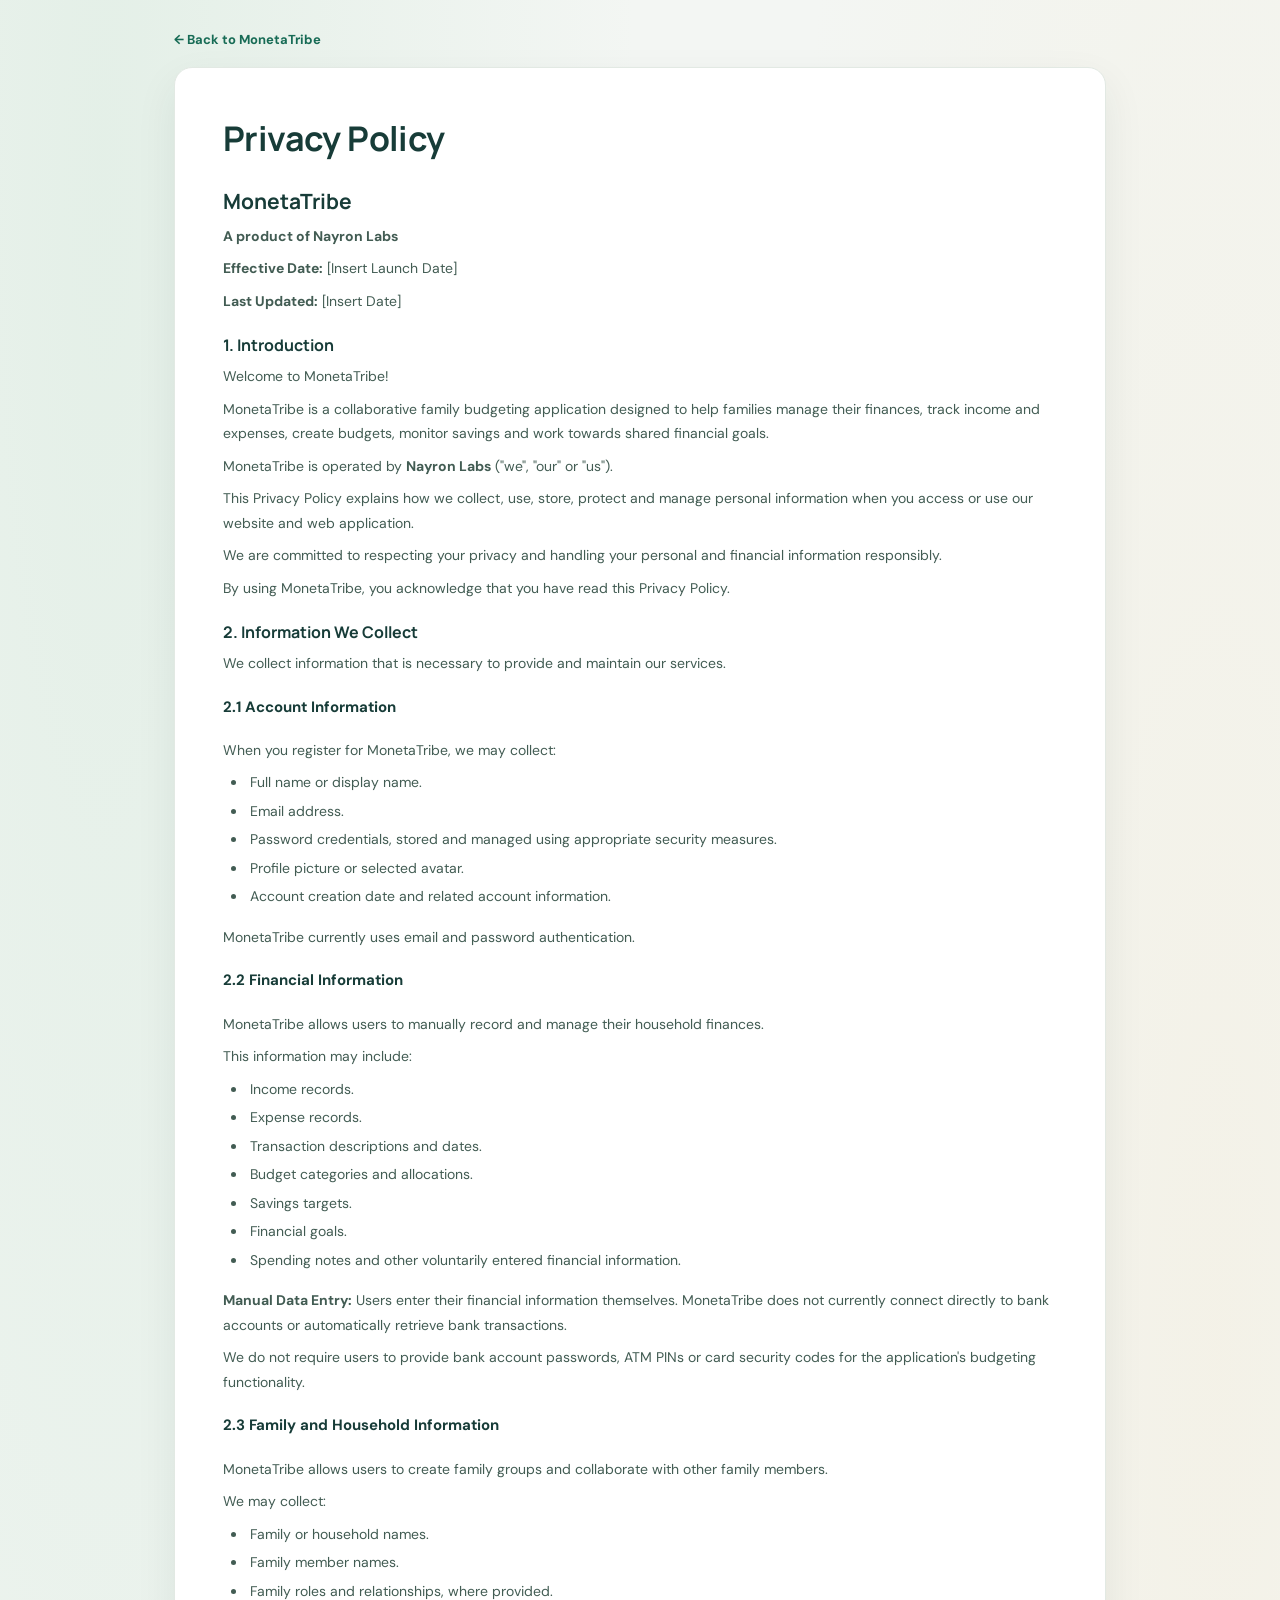
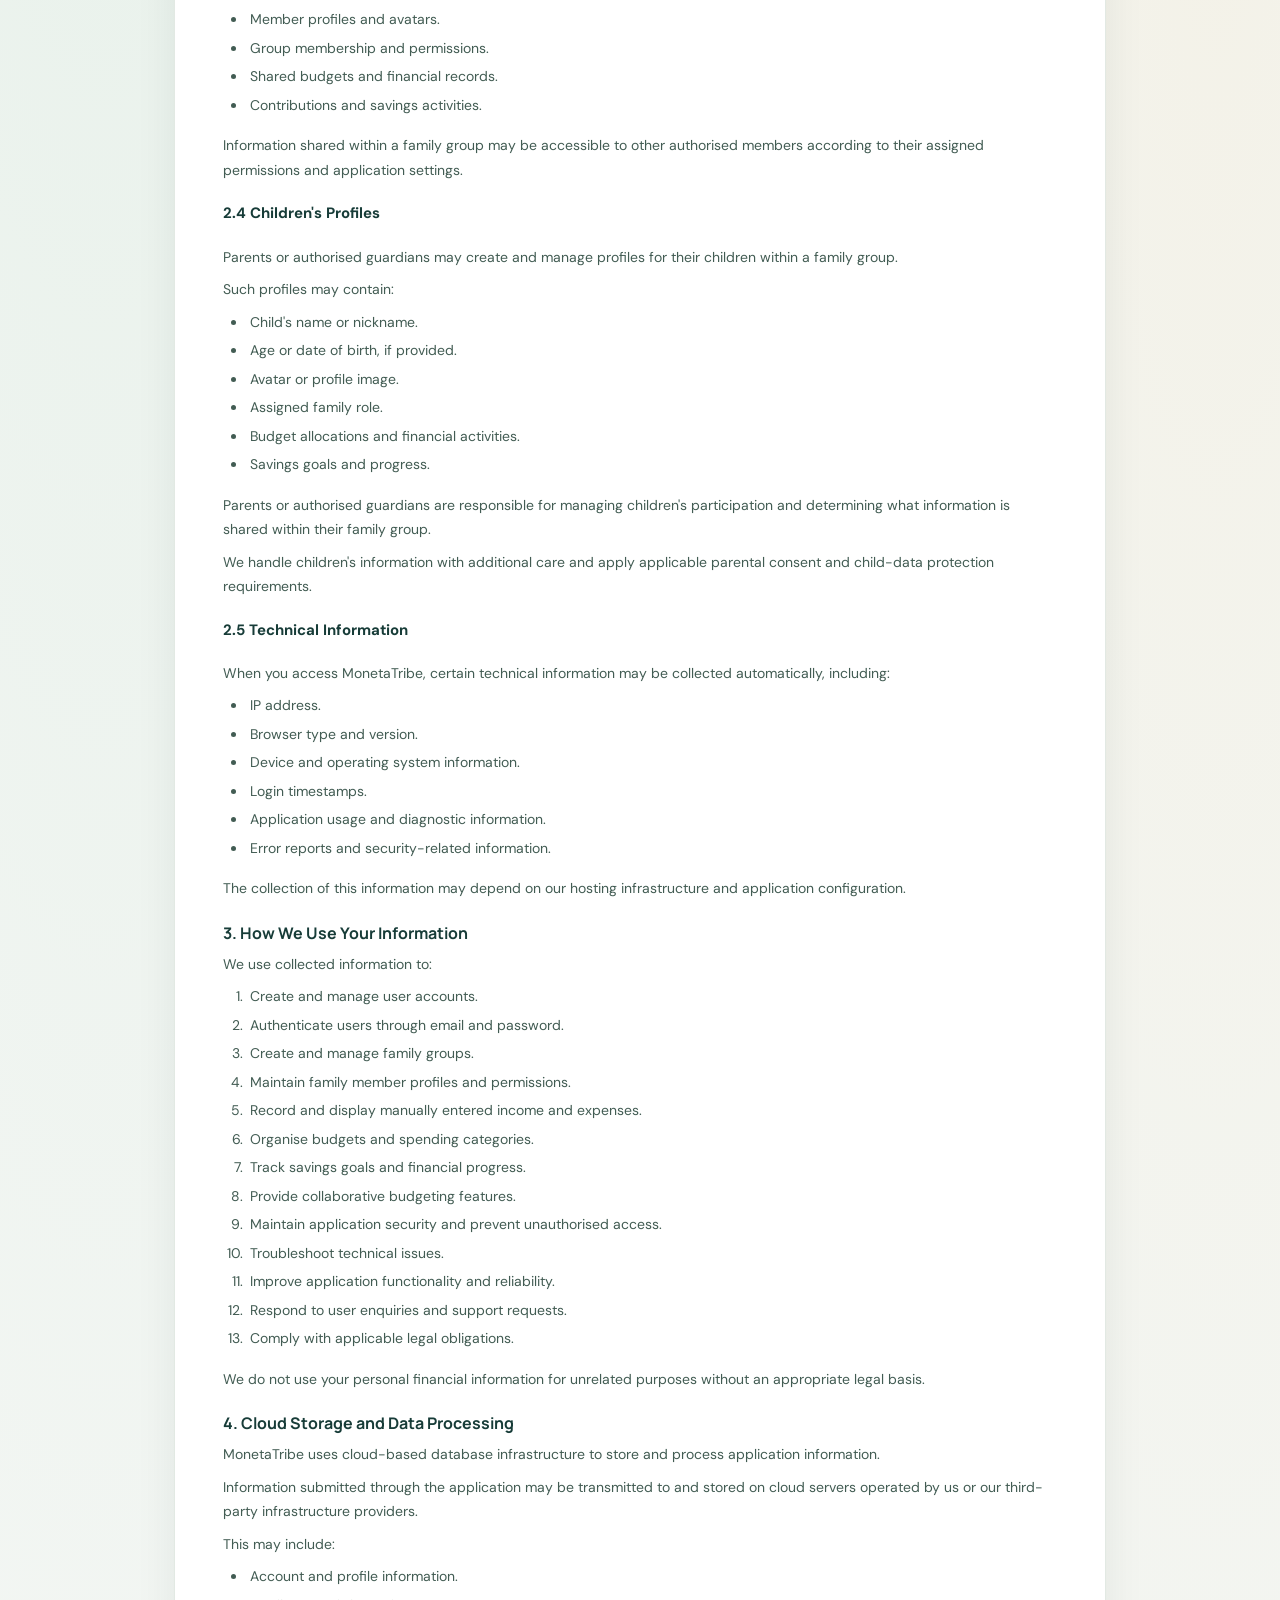
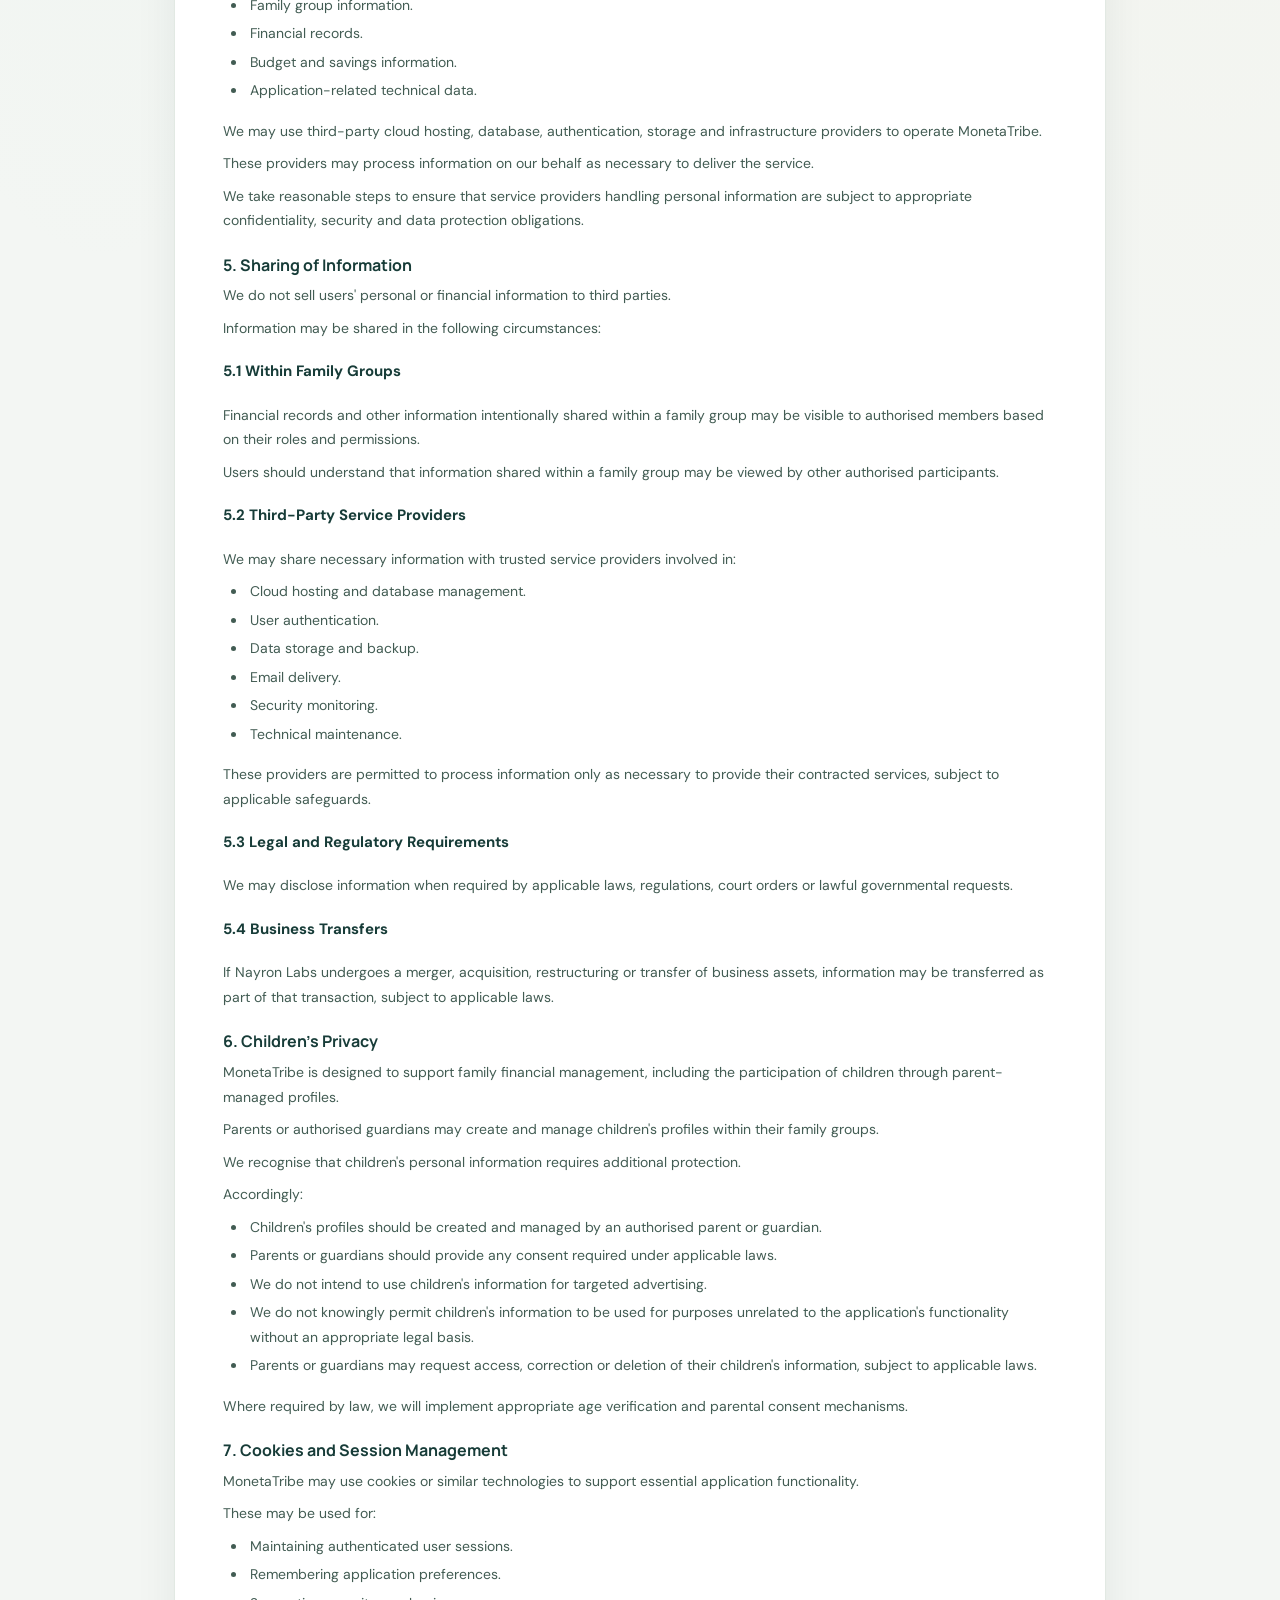
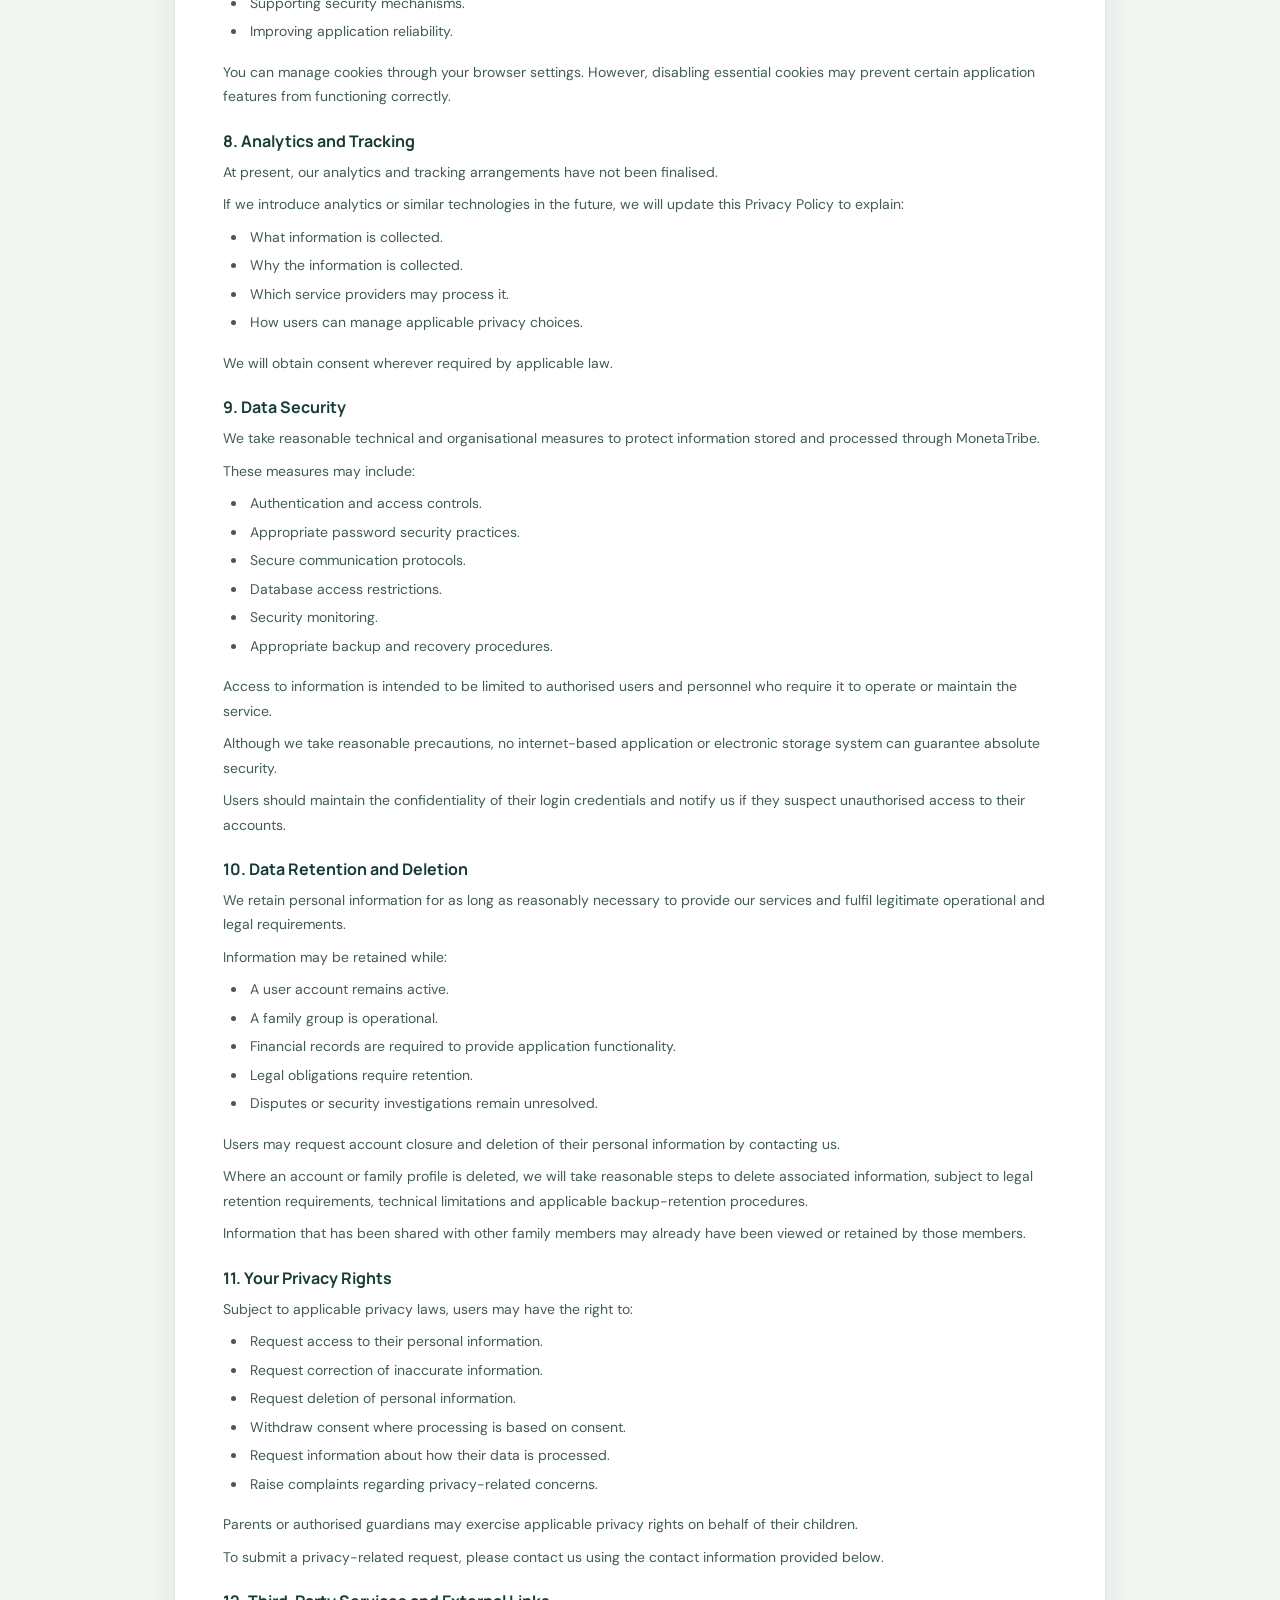
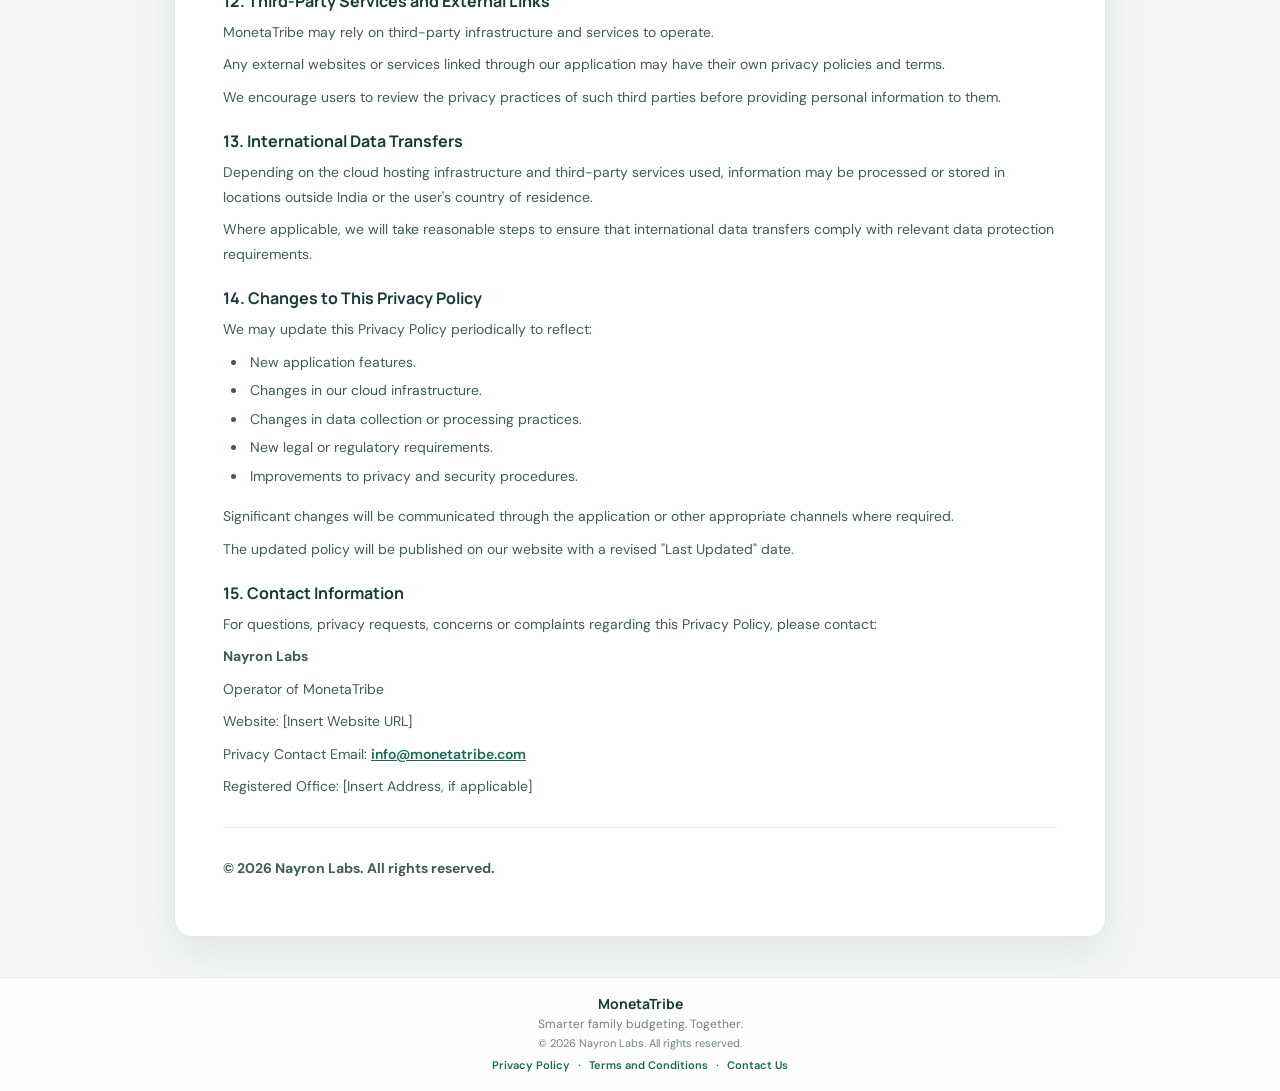
<file: privacy-policy.html>
<!DOCTYPE html>
<html lang="en">
<head>
    <meta charset="UTF-8">
    <meta name="viewport" content="width=device-width, initial-scale=1.0">
    <meta name="theme-color" content="#f7f8f4">
    <title>Privacy Policy | MonetaTribe</title>
    <link rel="icon" type="image/png" href="monetatribe-mark.png">
    <link rel="stylesheet" href="style.css">
</head>
<body class="legal-page-body">
<main class="legal-page">
    <nav class="legal-back-nav"><a href="index.html">← Back to MonetaTribe</a></nav>
    <article class="legal-content">
<h1>Privacy Policy</h1>
<h2>MonetaTribe</h2>
<p><strong>A product of Nayron Labs</strong></p>
<p><strong>Effective Date:</strong> [Insert Launch Date]</p>
<p><strong>Last Updated:</strong> [Insert Date]</p>
<h3>1. Introduction</h3>
<p>Welcome to MonetaTribe!</p>
<p>MonetaTribe is a collaborative family budgeting application designed to help families manage their finances, track income and expenses, create budgets, monitor savings and work towards shared financial goals.</p>
<p>MonetaTribe is operated by <strong>Nayron Labs</strong> (&quot;we&quot;, &quot;our&quot; or &quot;us&quot;).</p>
<p>This Privacy Policy explains how we collect, use, store, protect and manage personal information when you access or use our website and web application.</p>
<p>We are committed to respecting your privacy and handling your personal and financial information responsibly.</p>
<p>By using MonetaTribe, you acknowledge that you have read this Privacy Policy.</p>
<h3>2. Information We Collect</h3>
<p>We collect information that is necessary to provide and maintain our services.</p>
<h4>2.1 Account Information</h4>
<p>When you register for MonetaTribe, we may collect:</p>
<ul>
<li>Full name or display name.</li>
<li>Email address.</li>
<li>Password credentials, stored and managed using appropriate security measures.</li>
<li>Profile picture or selected avatar.</li>
<li>Account creation date and related account information.</li>
</ul>
<p>MonetaTribe currently uses email and password authentication.</p>
<h4>2.2 Financial Information</h4>
<p>MonetaTribe allows users to manually record and manage their household finances.</p>
<p>This information may include:</p>
<ul>
<li>Income records.</li>
<li>Expense records.</li>
<li>Transaction descriptions and dates.</li>
<li>Budget categories and allocations.</li>
<li>Savings targets.</li>
<li>Financial goals.</li>
<li>Spending notes and other voluntarily entered financial information.</li>
</ul>
<p><strong>Manual Data Entry:</strong> Users enter their financial information themselves. MonetaTribe does not currently connect directly to bank accounts or automatically retrieve bank transactions.</p>
<p>We do not require users to provide bank account passwords, ATM PINs or card security codes for the application&#39;s budgeting functionality.</p>
<h4>2.3 Family and Household Information</h4>
<p>MonetaTribe allows users to create family groups and collaborate with other family members.</p>
<p>We may collect:</p>
<ul>
<li>Family or household names.</li>
<li>Family member names.</li>
<li>Family roles and relationships, where provided.</li>
<li>Member profiles and avatars.</li>
<li>Group membership and permissions.</li>
<li>Shared budgets and financial records.</li>
<li>Contributions and savings activities.</li>
</ul>
<p>Information shared within a family group may be accessible to other authorised members according to their assigned permissions and application settings.</p>
<h4>2.4 Children&#39;s Profiles</h4>
<p>Parents or authorised guardians may create and manage profiles for their children within a family group.</p>
<p>Such profiles may contain:</p>
<ul>
<li>Child&#39;s name or nickname.</li>
<li>Age or date of birth, if provided.</li>
<li>Avatar or profile image.</li>
<li>Assigned family role.</li>
<li>Budget allocations and financial activities.</li>
<li>Savings goals and progress.</li>
</ul>
<p>Parents or authorised guardians are responsible for managing children&#39;s participation and determining what information is shared within their family group.</p>
<p>We handle children&#39;s information with additional care and apply applicable parental consent and child-data protection requirements.</p>
<h4>2.5 Technical Information</h4>
<p>When you access MonetaTribe, certain technical information may be collected automatically, including:</p>
<ul>
<li>IP address.</li>
<li>Browser type and version.</li>
<li>Device and operating system information.</li>
<li>Login timestamps.</li>
<li>Application usage and diagnostic information.</li>
<li>Error reports and security-related information.</li>
</ul>
<p>The collection of this information may depend on our hosting infrastructure and application configuration.</p>
<h3>3. How We Use Your Information</h3>
<p>We use collected information to:</p>
<ol>
<li>Create and manage user accounts.</li>
<li>Authenticate users through email and password.</li>
<li>Create and manage family groups.</li>
<li>Maintain family member profiles and permissions.</li>
<li>Record and display manually entered income and expenses.</li>
<li>Organise budgets and spending categories.</li>
<li>Track savings goals and financial progress.</li>
<li>Provide collaborative budgeting features.</li>
<li>Maintain application security and prevent unauthorised access.</li>
<li>Troubleshoot technical issues.</li>
<li>Improve application functionality and reliability.</li>
<li>Respond to user enquiries and support requests.</li>
<li>Comply with applicable legal obligations.</li>
</ol>
<p>We do not use your personal financial information for unrelated purposes without an appropriate legal basis.</p>
<h3>4. Cloud Storage and Data Processing</h3>
<p>MonetaTribe uses cloud-based database infrastructure to store and process application information.</p>
<p>Information submitted through the application may be transmitted to and stored on cloud servers operated by us or our third-party infrastructure providers.</p>
<p>This may include:</p>
<ul>
<li>Account and profile information.</li>
<li>Family group information.</li>
<li>Financial records.</li>
<li>Budget and savings information.</li>
<li>Application-related technical data.</li>
</ul>
<p>We may use third-party cloud hosting, database, authentication, storage and infrastructure providers to operate MonetaTribe.</p>
<p>These providers may process information on our behalf as necessary to deliver the service.</p>
<p>We take reasonable steps to ensure that service providers handling personal information are subject to appropriate confidentiality, security and data protection obligations.</p>
<h3>5. Sharing of Information</h3>
<p>We do not sell users&#39; personal or financial information to third parties.</p>
<p>Information may be shared in the following circumstances:</p>
<h4>5.1 Within Family Groups</h4>
<p>Financial records and other information intentionally shared within a family group may be visible to authorised members based on their roles and permissions.</p>
<p>Users should understand that information shared within a family group may be viewed by other authorised participants.</p>
<h4>5.2 Third-Party Service Providers</h4>
<p>We may share necessary information with trusted service providers involved in:</p>
<ul>
<li>Cloud hosting and database management.</li>
<li>User authentication.</li>
<li>Data storage and backup.</li>
<li>Email delivery.</li>
<li>Security monitoring.</li>
<li>Technical maintenance.</li>
</ul>
<p>These providers are permitted to process information only as necessary to provide their contracted services, subject to applicable safeguards.</p>
<h4>5.3 Legal and Regulatory Requirements</h4>
<p>We may disclose information when required by applicable laws, regulations, court orders or lawful governmental requests.</p>
<h4>5.4 Business Transfers</h4>
<p>If Nayron Labs undergoes a merger, acquisition, restructuring or transfer of business assets, information may be transferred as part of that transaction, subject to applicable laws.</p>
<h3>6. Children&#39;s Privacy</h3>
<p>MonetaTribe is designed to support family financial management, including the participation of children through parent-managed profiles.</p>
<p>Parents or authorised guardians may create and manage children&#39;s profiles within their family groups.</p>
<p>We recognise that children&#39;s personal information requires additional protection.</p>
<p>Accordingly:</p>
<ul>
<li>Children&#39;s profiles should be created and managed by an authorised parent or guardian.</li>
<li>Parents or guardians should provide any consent required under applicable laws.</li>
<li>We do not intend to use children&#39;s information for targeted advertising.</li>
<li>We do not knowingly permit children&#39;s information to be used for purposes unrelated to the application&#39;s functionality without an appropriate legal basis.</li>
<li>Parents or guardians may request access, correction or deletion of their children&#39;s information, subject to applicable laws.</li>
</ul>
<p>Where required by law, we will implement appropriate age verification and parental consent mechanisms.</p>
<h3>7. Cookies and Session Management</h3>
<p>MonetaTribe may use cookies or similar technologies to support essential application functionality.</p>
<p>These may be used for:</p>
<ul>
<li>Maintaining authenticated user sessions.</li>
<li>Remembering application preferences.</li>
<li>Supporting security mechanisms.</li>
<li>Improving application reliability.</li>
</ul>
<p>You can manage cookies through your browser settings. However, disabling essential cookies may prevent certain application features from functioning correctly.</p>
<h3>8. Analytics and Tracking</h3>
<p>At present, our analytics and tracking arrangements have not been finalised.</p>
<p>If we introduce analytics or similar technologies in the future, we will update this Privacy Policy to explain:</p>
<ul>
<li>What information is collected.</li>
<li>Why the information is collected.</li>
<li>Which service providers may process it.</li>
<li>How users can manage applicable privacy choices.</li>
</ul>
<p>We will obtain consent wherever required by applicable law.</p>
<h3>9. Data Security</h3>
<p>We take reasonable technical and organisational measures to protect information stored and processed through MonetaTribe.</p>
<p>These measures may include:</p>
<ul>
<li>Authentication and access controls.</li>
<li>Appropriate password security practices.</li>
<li>Secure communication protocols.</li>
<li>Database access restrictions.</li>
<li>Security monitoring.</li>
<li>Appropriate backup and recovery procedures.</li>
</ul>
<p>Access to information is intended to be limited to authorised users and personnel who require it to operate or maintain the service.</p>
<p>Although we take reasonable precautions, no internet-based application or electronic storage system can guarantee absolute security.</p>
<p>Users should maintain the confidentiality of their login credentials and notify us if they suspect unauthorised access to their accounts.</p>
<h3>10. Data Retention and Deletion</h3>
<p>We retain personal information for as long as reasonably necessary to provide our services and fulfil legitimate operational and legal requirements.</p>
<p>Information may be retained while:</p>
<ul>
<li>A user account remains active.</li>
<li>A family group is operational.</li>
<li>Financial records are required to provide application functionality.</li>
<li>Legal obligations require retention.</li>
<li>Disputes or security investigations remain unresolved.</li>
</ul>
<p>Users may request account closure and deletion of their personal information by contacting us.</p>
<p>Where an account or family profile is deleted, we will take reasonable steps to delete associated information, subject to legal retention requirements, technical limitations and applicable backup-retention procedures.</p>
<p>Information that has been shared with other family members may already have been viewed or retained by those members.</p>
<h3>11. Your Privacy Rights</h3>
<p>Subject to applicable privacy laws, users may have the right to:</p>
<ul>
<li>Request access to their personal information.</li>
<li>Request correction of inaccurate information.</li>
<li>Request deletion of personal information.</li>
<li>Withdraw consent where processing is based on consent.</li>
<li>Request information about how their data is processed.</li>
<li>Raise complaints regarding privacy-related concerns.</li>
</ul>
<p>Parents or authorised guardians may exercise applicable privacy rights on behalf of their children.</p>
<p>To submit a privacy-related request, please contact us using the contact information provided below.</p>
<h3>12. Third-Party Services and External Links</h3>
<p>MonetaTribe may rely on third-party infrastructure and services to operate.</p>
<p>Any external websites or services linked through our application may have their own privacy policies and terms.</p>
<p>We encourage users to review the privacy practices of such third parties before providing personal information to them.</p>
<h3>13. International Data Transfers</h3>
<p>Depending on the cloud hosting infrastructure and third-party services used, information may be processed or stored in locations outside India or the user&#39;s country of residence.</p>
<p>Where applicable, we will take reasonable steps to ensure that international data transfers comply with relevant data protection requirements.</p>
<h3>14. Changes to This Privacy Policy</h3>
<p>We may update this Privacy Policy periodically to reflect:</p>
<ul>
<li>New application features.</li>
<li>Changes in our cloud infrastructure.</li>
<li>Changes in data collection or processing practices.</li>
<li>New legal or regulatory requirements.</li>
<li>Improvements to privacy and security procedures.</li>
</ul>
<p>Significant changes will be communicated through the application or other appropriate channels where required.</p>
<p>The updated policy will be published on our website with a revised &quot;Last Updated&quot; date.</p>
<h3>15. Contact Information</h3>
<p>For questions, privacy requests, concerns or complaints regarding this Privacy Policy, please contact:</p>
<p><strong>Nayron Labs</strong></p>
<p>Operator of MonetaTribe</p>
<p>Website: [Insert Website URL]</p>
<p>Privacy Contact Email: <a href="mailto:info@monetatribe.com">info@monetatribe.com</a></p>
<p>Registered Office: [Insert Address, if applicable]</p>
<hr>
<p><strong>&#169; 2026 Nayron Labs. All rights reserved.</strong></p>

    </article>
</main>
<footer class="site-footer">
    <strong class="site-footer-brand">MonetaTribe</strong>
    <p>Smarter family budgeting. Together.</p>
    <p class="site-footer-copyright">© 2026 Nayron Labs. All rights reserved.</p>
    <nav class="site-footer-links" aria-label="Legal and contact information">
        <a href="privacy-policy.html">Privacy Policy</a><span aria-hidden="true">·</span>
        <a href="terms-and-conditions.html">Terms and Conditions</a><span aria-hidden="true">·</span>
        <a href="mailto:info@monetatribe.com">Contact Us</a>
    </nav>
</footer>
</body>
</html>
</file>
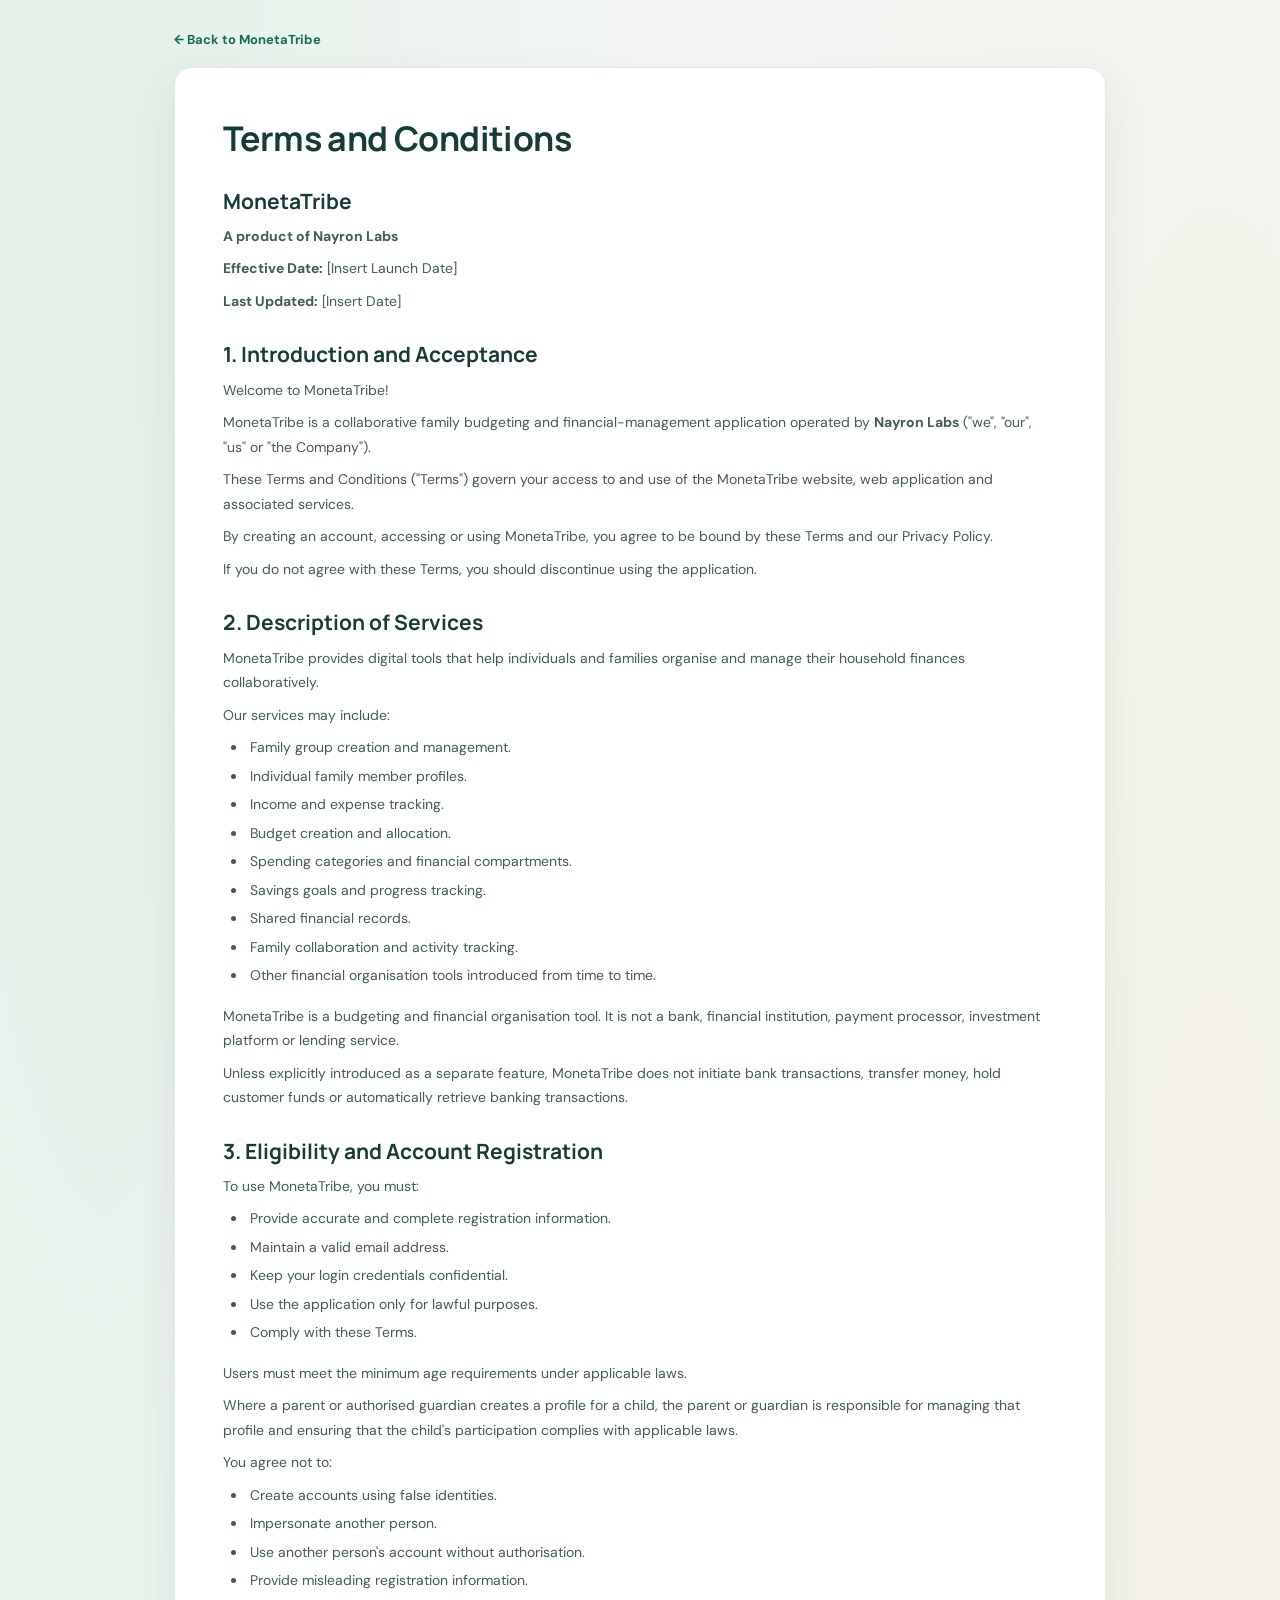
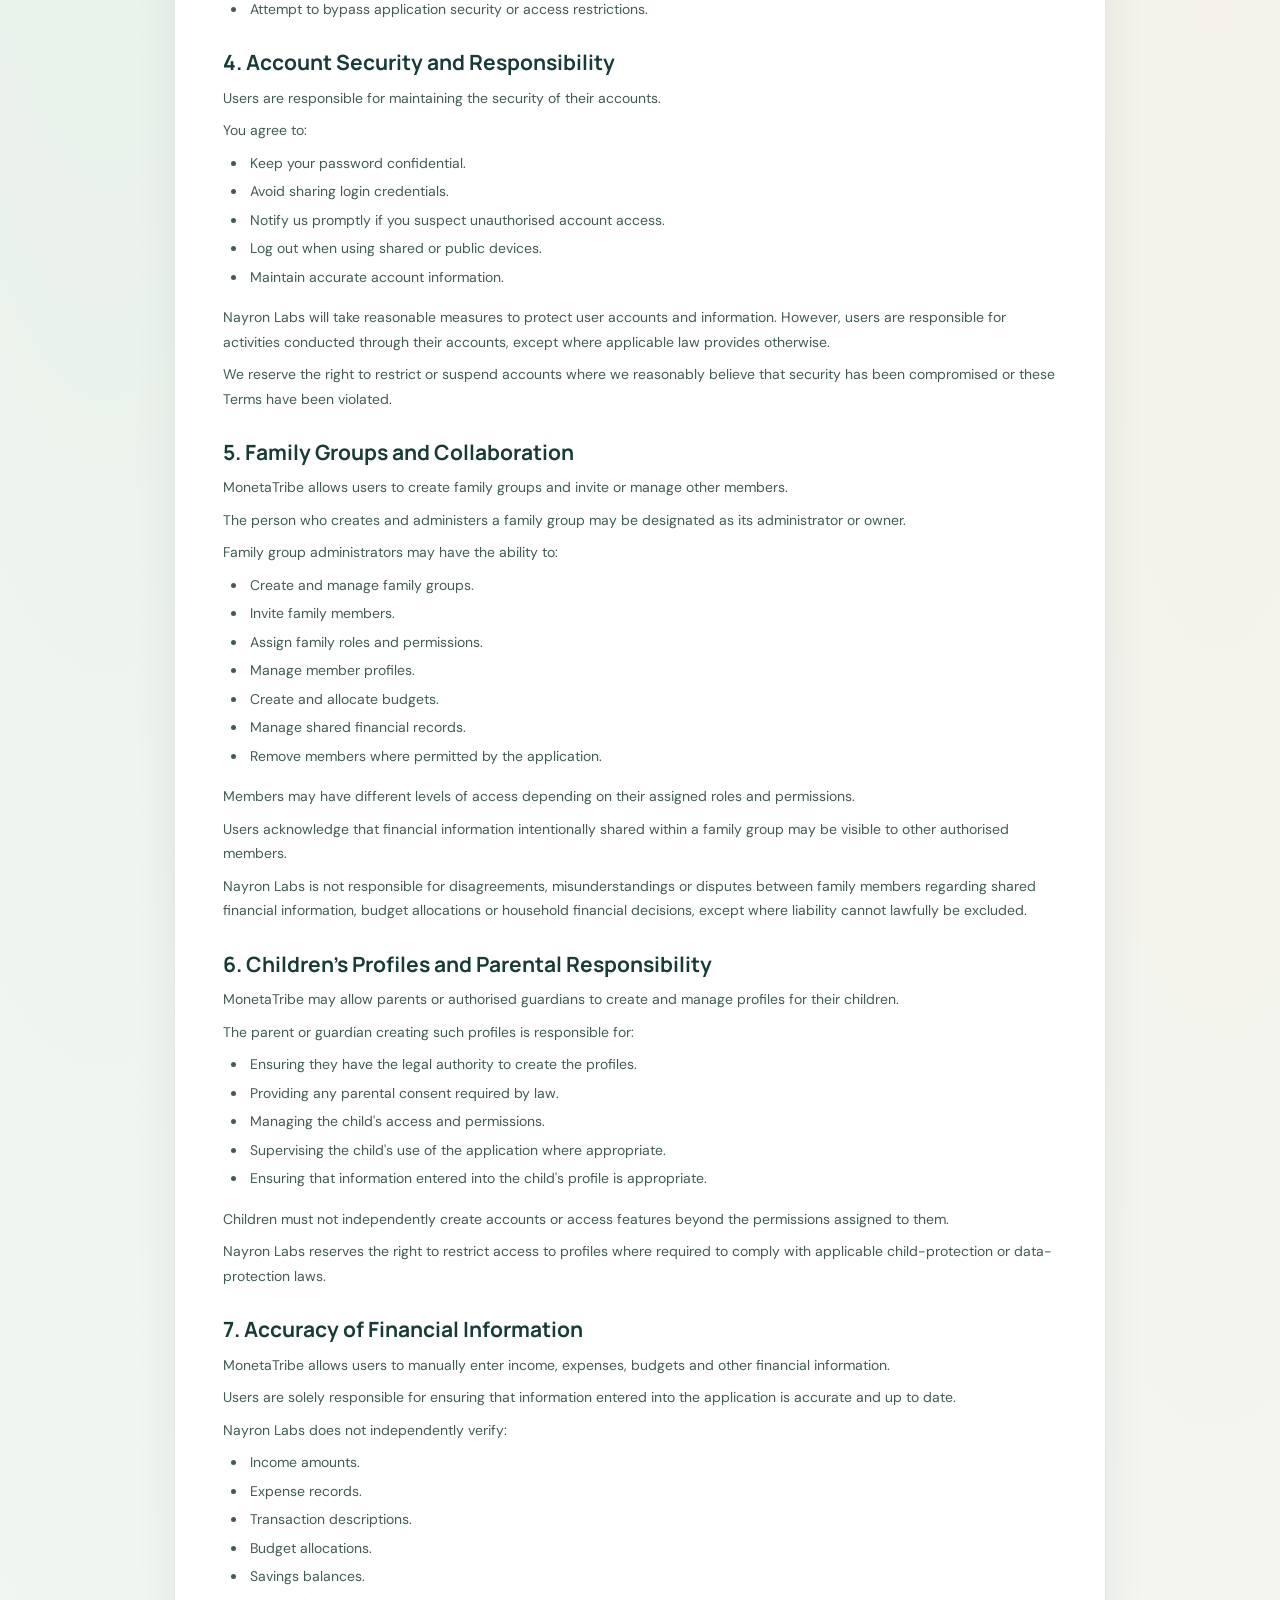
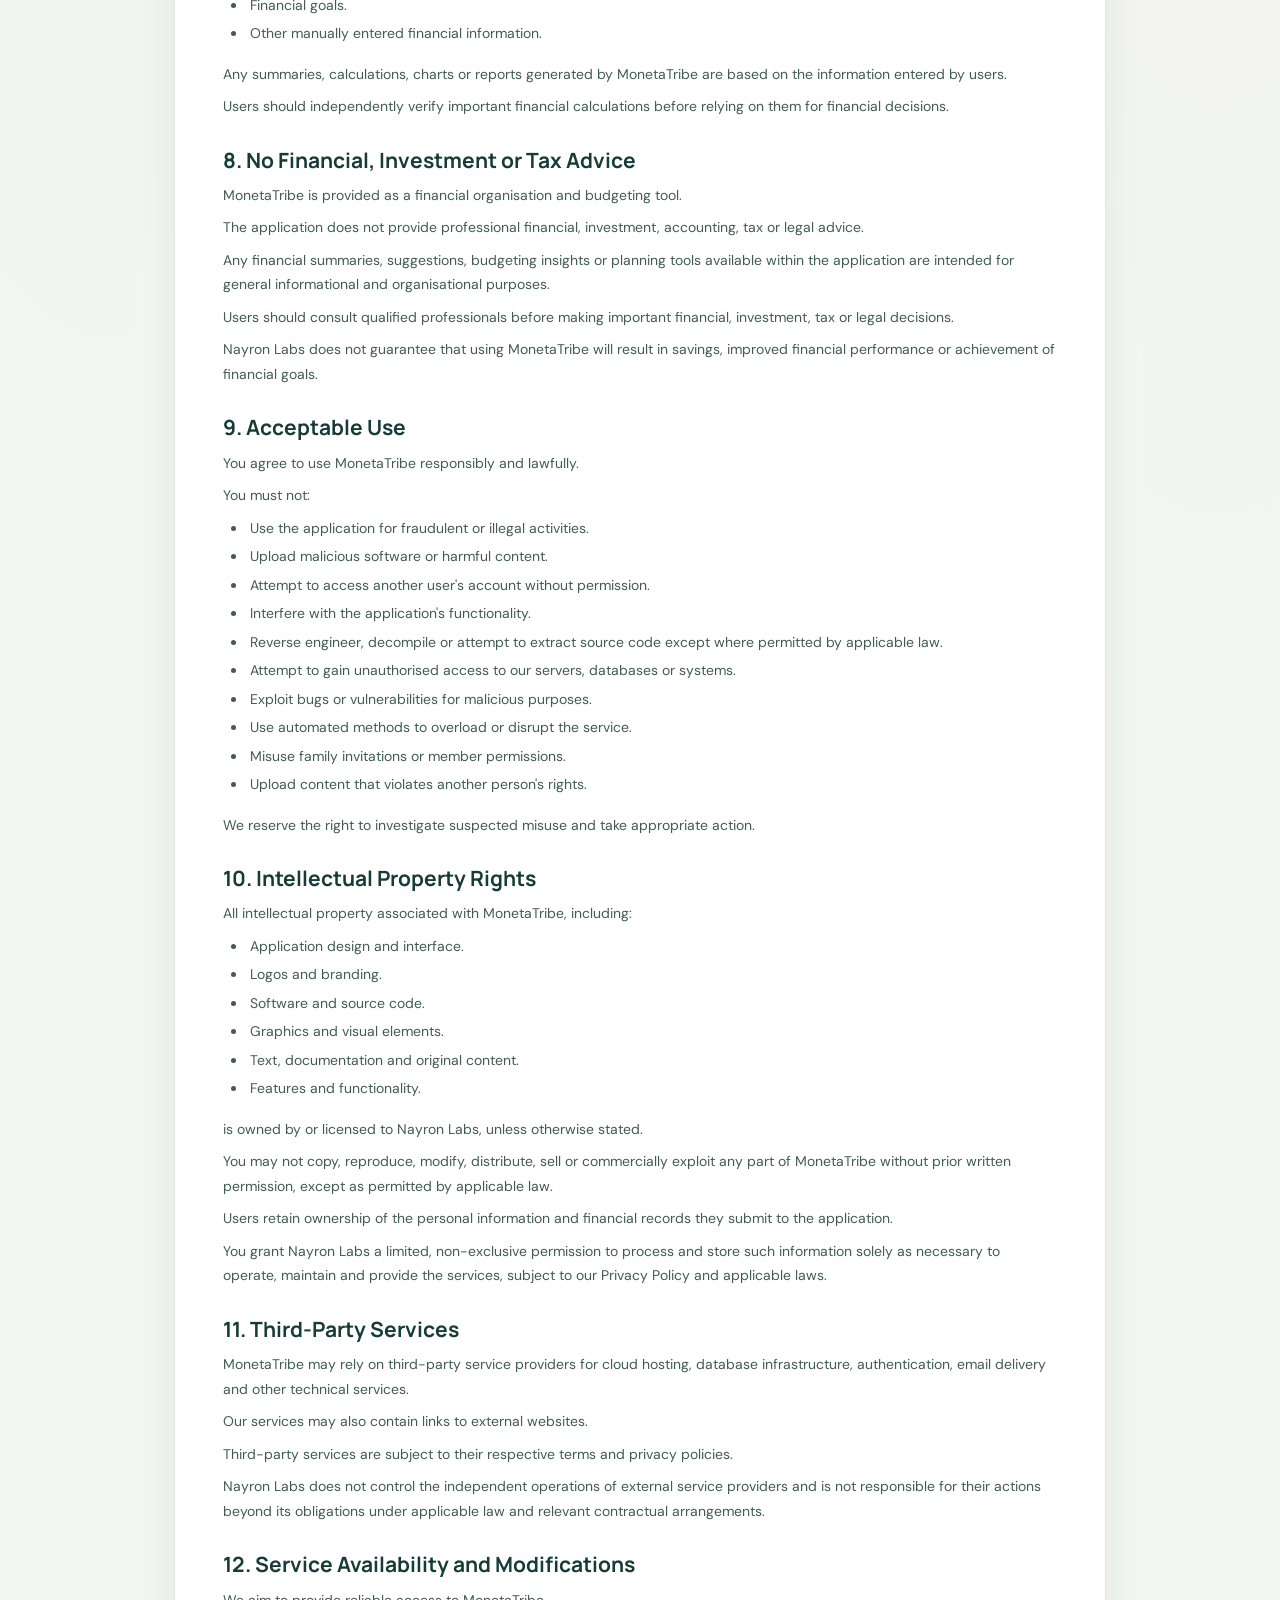
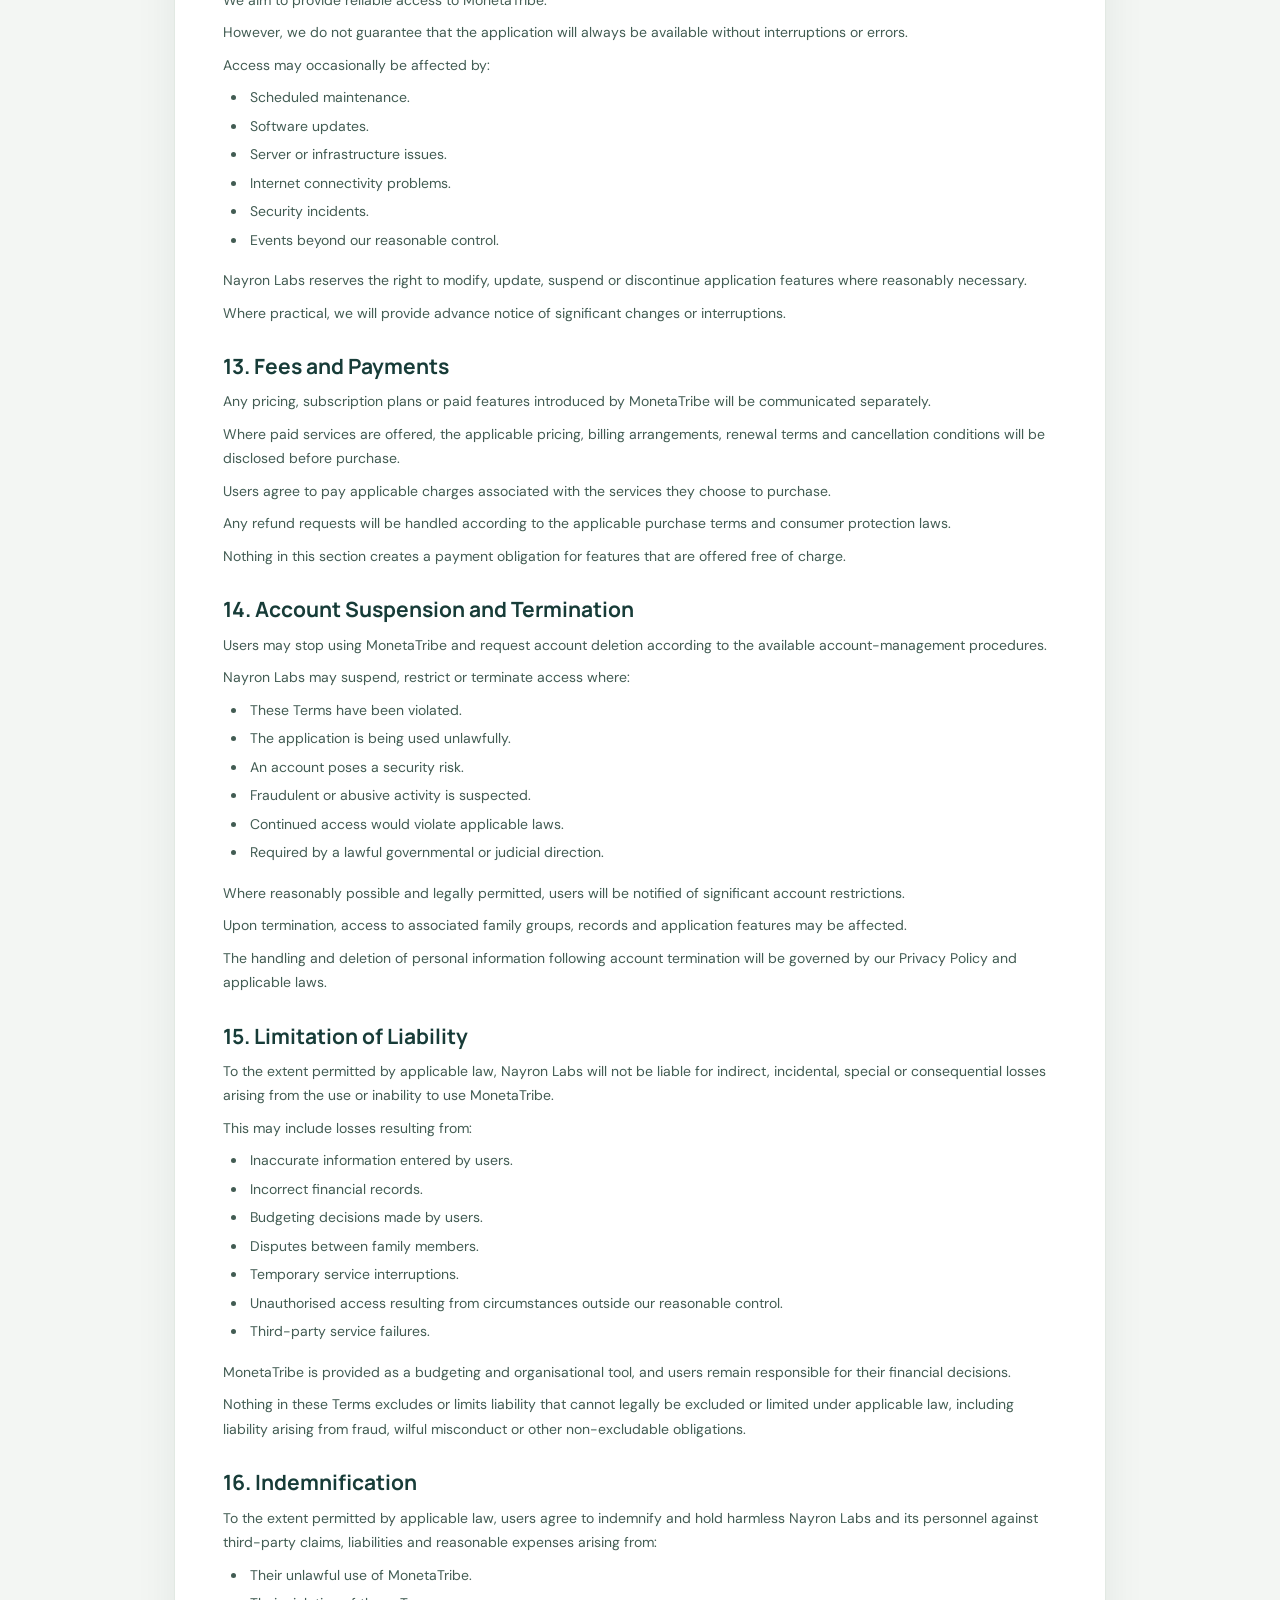
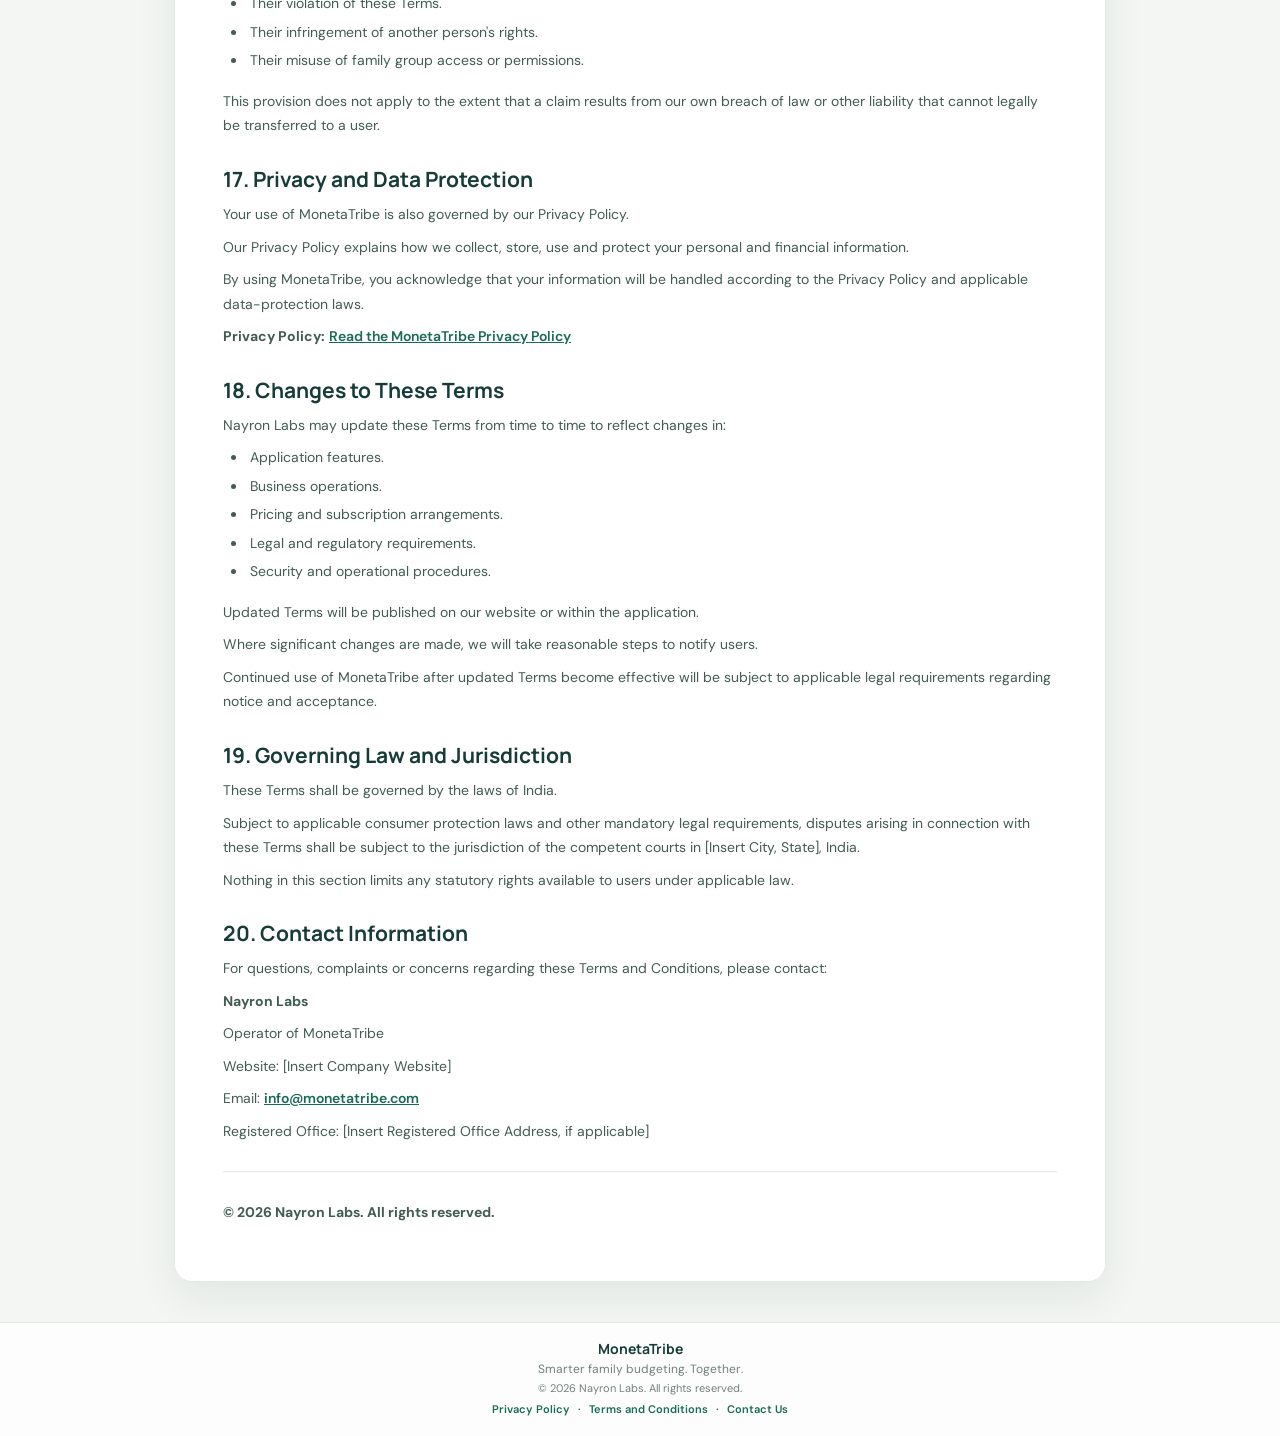
<file: terms-and-conditions.html>
<!DOCTYPE html>
<html lang="en">
<head>
    <meta charset="UTF-8">
    <meta name="viewport" content="width=device-width, initial-scale=1.0">
    <meta name="theme-color" content="#f7f8f4">
    <title>Terms and Conditions | MonetaTribe</title>
    <link rel="icon" type="image/png" href="monetatribe-mark.png">
    <link rel="stylesheet" href="style.css">
</head>
<body class="legal-page-body">
<main class="legal-page">
    <nav class="legal-back-nav"><a href="index.html">← Back to MonetaTribe</a></nav>
    <article class="legal-content">
<h1>Terms and Conditions</h1>
<h2>MonetaTribe</h2>
<p><strong>A product of Nayron Labs</strong></p>
<p><strong>Effective Date:</strong> [Insert Launch Date]</p>
<p><strong>Last Updated:</strong> [Insert Date]</p>
<h2>1. Introduction and Acceptance</h2>
<p>Welcome to MonetaTribe!</p>
<p>MonetaTribe is a collaborative family budgeting and financial-management application operated by <strong>Nayron Labs</strong> (&quot;we&quot;, &quot;our&quot;, &quot;us&quot; or &quot;the Company&quot;).</p>
<p>These Terms and Conditions (&quot;Terms&quot;) govern your access to and use of the MonetaTribe website, web application and associated services.</p>
<p>By creating an account, accessing or using MonetaTribe, you agree to be bound by these Terms and our Privacy Policy.</p>
<p>If you do not agree with these Terms, you should discontinue using the application.</p>
<h2>2. Description of Services</h2>
<p>MonetaTribe provides digital tools that help individuals and families organise and manage their household finances collaboratively.</p>
<p>Our services may include:</p>
<ul>
<li>Family group creation and management.</li>
<li>Individual family member profiles.</li>
<li>Income and expense tracking.</li>
<li>Budget creation and allocation.</li>
<li>Spending categories and financial compartments.</li>
<li>Savings goals and progress tracking.</li>
<li>Shared financial records.</li>
<li>Family collaboration and activity tracking.</li>
<li>Other financial organisation tools introduced from time to time.</li>
</ul>
<p>MonetaTribe is a budgeting and financial organisation tool. It is not a bank, financial institution, payment processor, investment platform or lending service.</p>
<p>Unless explicitly introduced as a separate feature, MonetaTribe does not initiate bank transactions, transfer money, hold customer funds or automatically retrieve banking transactions.</p>
<h2>3. Eligibility and Account Registration</h2>
<p>To use MonetaTribe, you must:</p>
<ul>
<li>Provide accurate and complete registration information.</li>
<li>Maintain a valid email address.</li>
<li>Keep your login credentials confidential.</li>
<li>Use the application only for lawful purposes.</li>
<li>Comply with these Terms.</li>
</ul>
<p>Users must meet the minimum age requirements under applicable laws.</p>
<p>Where a parent or authorised guardian creates a profile for a child, the parent or guardian is responsible for managing that profile and ensuring that the child&#39;s participation complies with applicable laws.</p>
<p>You agree not to:</p>
<ul>
<li>Create accounts using false identities.</li>
<li>Impersonate another person.</li>
<li>Use another person&#39;s account without authorisation.</li>
<li>Provide misleading registration information.</li>
<li>Attempt to bypass application security or access restrictions.</li>
</ul>
<h2>4. Account Security and Responsibility</h2>
<p>Users are responsible for maintaining the security of their accounts.</p>
<p>You agree to:</p>
<ul>
<li>Keep your password confidential.</li>
<li>Avoid sharing login credentials.</li>
<li>Notify us promptly if you suspect unauthorised account access.</li>
<li>Log out when using shared or public devices.</li>
<li>Maintain accurate account information.</li>
</ul>
<p>Nayron Labs will take reasonable measures to protect user accounts and information. However, users are responsible for activities conducted through their accounts, except where applicable law provides otherwise.</p>
<p>We reserve the right to restrict or suspend accounts where we reasonably believe that security has been compromised or these Terms have been violated.</p>
<h2>5. Family Groups and Collaboration</h2>
<p>MonetaTribe allows users to create family groups and invite or manage other members.</p>
<p>The person who creates and administers a family group may be designated as its administrator or owner.</p>
<p>Family group administrators may have the ability to:</p>
<ul>
<li>Create and manage family groups.</li>
<li>Invite family members.</li>
<li>Assign family roles and permissions.</li>
<li>Manage member profiles.</li>
<li>Create and allocate budgets.</li>
<li>Manage shared financial records.</li>
<li>Remove members where permitted by the application.</li>
</ul>
<p>Members may have different levels of access depending on their assigned roles and permissions.</p>
<p>Users acknowledge that financial information intentionally shared within a family group may be visible to other authorised members.</p>
<p>Nayron Labs is not responsible for disagreements, misunderstandings or disputes between family members regarding shared financial information, budget allocations or household financial decisions, except where liability cannot lawfully be excluded.</p>
<h2>6. Children&#39;s Profiles and Parental Responsibility</h2>
<p>MonetaTribe may allow parents or authorised guardians to create and manage profiles for their children.</p>
<p>The parent or guardian creating such profiles is responsible for:</p>
<ul>
<li>Ensuring they have the legal authority to create the profiles.</li>
<li>Providing any parental consent required by law.</li>
<li>Managing the child&#39;s access and permissions.</li>
<li>Supervising the child&#39;s use of the application where appropriate.</li>
<li>Ensuring that information entered into the child&#39;s profile is appropriate.</li>
</ul>
<p>Children must not independently create accounts or access features beyond the permissions assigned to them.</p>
<p>Nayron Labs reserves the right to restrict access to profiles where required to comply with applicable child-protection or data-protection laws.</p>
<h2>7. Accuracy of Financial Information</h2>
<p>MonetaTribe allows users to manually enter income, expenses, budgets and other financial information.</p>
<p>Users are solely responsible for ensuring that information entered into the application is accurate and up to date.</p>
<p>Nayron Labs does not independently verify:</p>
<ul>
<li>Income amounts.</li>
<li>Expense records.</li>
<li>Transaction descriptions.</li>
<li>Budget allocations.</li>
<li>Savings balances.</li>
<li>Financial goals.</li>
<li>Other manually entered financial information.</li>
</ul>
<p>Any summaries, calculations, charts or reports generated by MonetaTribe are based on the information entered by users.</p>
<p>Users should independently verify important financial calculations before relying on them for financial decisions.</p>
<h2>8. No Financial, Investment or Tax Advice</h2>
<p>MonetaTribe is provided as a financial organisation and budgeting tool.</p>
<p>The application does not provide professional financial, investment, accounting, tax or legal advice.</p>
<p>Any financial summaries, suggestions, budgeting insights or planning tools available within the application are intended for general informational and organisational purposes.</p>
<p>Users should consult qualified professionals before making important financial, investment, tax or legal decisions.</p>
<p>Nayron Labs does not guarantee that using MonetaTribe will result in savings, improved financial performance or achievement of financial goals.</p>
<h2>9. Acceptable Use</h2>
<p>You agree to use MonetaTribe responsibly and lawfully.</p>
<p>You must not:</p>
<ul>
<li>Use the application for fraudulent or illegal activities.</li>
<li>Upload malicious software or harmful content.</li>
<li>Attempt to access another user&#39;s account without permission.</li>
<li>Interfere with the application&#39;s functionality.</li>
<li>Reverse engineer, decompile or attempt to extract source code except where permitted by applicable law.</li>
<li>Attempt to gain unauthorised access to our servers, databases or systems.</li>
<li>Exploit bugs or vulnerabilities for malicious purposes.</li>
<li>Use automated methods to overload or disrupt the service.</li>
<li>Misuse family invitations or member permissions.</li>
<li>Upload content that violates another person&#39;s rights.</li>
</ul>
<p>We reserve the right to investigate suspected misuse and take appropriate action.</p>
<h2>10. Intellectual Property Rights</h2>
<p>All intellectual property associated with MonetaTribe, including:</p>
<ul>
<li>Application design and interface.</li>
<li>Logos and branding.</li>
<li>Software and source code.</li>
<li>Graphics and visual elements.</li>
<li>Text, documentation and original content.</li>
<li>Features and functionality.</li>
</ul>
<p>is owned by or licensed to Nayron Labs, unless otherwise stated.</p>
<p>You may not copy, reproduce, modify, distribute, sell or commercially exploit any part of MonetaTribe without prior written permission, except as permitted by applicable law.</p>
<p>Users retain ownership of the personal information and financial records they submit to the application.</p>
<p>You grant Nayron Labs a limited, non-exclusive permission to process and store such information solely as necessary to operate, maintain and provide the services, subject to our Privacy Policy and applicable laws.</p>
<h2>11. Third-Party Services</h2>
<p>MonetaTribe may rely on third-party service providers for cloud hosting, database infrastructure, authentication, email delivery and other technical services.</p>
<p>Our services may also contain links to external websites.</p>
<p>Third-party services are subject to their respective terms and privacy policies.</p>
<p>Nayron Labs does not control the independent operations of external service providers and is not responsible for their actions beyond its obligations under applicable law and relevant contractual arrangements.</p>
<h2>12. Service Availability and Modifications</h2>
<p>We aim to provide reliable access to MonetaTribe.</p>
<p>However, we do not guarantee that the application will always be available without interruptions or errors.</p>
<p>Access may occasionally be affected by:</p>
<ul>
<li>Scheduled maintenance.</li>
<li>Software updates.</li>
<li>Server or infrastructure issues.</li>
<li>Internet connectivity problems.</li>
<li>Security incidents.</li>
<li>Events beyond our reasonable control.</li>
</ul>
<p>Nayron Labs reserves the right to modify, update, suspend or discontinue application features where reasonably necessary.</p>
<p>Where practical, we will provide advance notice of significant changes or interruptions.</p>
<h2>13. Fees and Payments</h2>
<p>Any pricing, subscription plans or paid features introduced by MonetaTribe will be communicated separately.</p>
<p>Where paid services are offered, the applicable pricing, billing arrangements, renewal terms and cancellation conditions will be disclosed before purchase.</p>
<p>Users agree to pay applicable charges associated with the services they choose to purchase.</p>
<p>Any refund requests will be handled according to the applicable purchase terms and consumer protection laws.</p>
<p>Nothing in this section creates a payment obligation for features that are offered free of charge.</p>
<h2>14. Account Suspension and Termination</h2>
<p>Users may stop using MonetaTribe and request account deletion according to the available account-management procedures.</p>
<p>Nayron Labs may suspend, restrict or terminate access where:</p>
<ul>
<li>These Terms have been violated.</li>
<li>The application is being used unlawfully.</li>
<li>An account poses a security risk.</li>
<li>Fraudulent or abusive activity is suspected.</li>
<li>Continued access would violate applicable laws.</li>
<li>Required by a lawful governmental or judicial direction.</li>
</ul>
<p>Where reasonably possible and legally permitted, users will be notified of significant account restrictions.</p>
<p>Upon termination, access to associated family groups, records and application features may be affected.</p>
<p>The handling and deletion of personal information following account termination will be governed by our Privacy Policy and applicable laws.</p>
<h2>15. Limitation of Liability</h2>
<p>To the extent permitted by applicable law, Nayron Labs will not be liable for indirect, incidental, special or consequential losses arising from the use or inability to use MonetaTribe.</p>
<p>This may include losses resulting from:</p>
<ul>
<li>Inaccurate information entered by users.</li>
<li>Incorrect financial records.</li>
<li>Budgeting decisions made by users.</li>
<li>Disputes between family members.</li>
<li>Temporary service interruptions.</li>
<li>Unauthorised access resulting from circumstances outside our reasonable control.</li>
<li>Third-party service failures.</li>
</ul>
<p>MonetaTribe is provided as a budgeting and organisational tool, and users remain responsible for their financial decisions.</p>
<p>Nothing in these Terms excludes or limits liability that cannot legally be excluded or limited under applicable law, including liability arising from fraud, wilful misconduct or other non-excludable obligations.</p>
<h2>16. Indemnification</h2>
<p>To the extent permitted by applicable law, users agree to indemnify and hold harmless Nayron Labs and its personnel against third-party claims, liabilities and reasonable expenses arising from:</p>
<ul>
<li>Their unlawful use of MonetaTribe.</li>
<li>Their violation of these Terms.</li>
<li>Their infringement of another person&#39;s rights.</li>
<li>Their misuse of family group access or permissions.</li>
</ul>
<p>This provision does not apply to the extent that a claim results from our own breach of law or other liability that cannot legally be transferred to a user.</p>
<h2>17. Privacy and Data Protection</h2>
<p>Your use of MonetaTribe is also governed by our Privacy Policy.</p>
<p>Our Privacy Policy explains how we collect, store, use and protect your personal and financial information.</p>
<p>By using MonetaTribe, you acknowledge that your information will be handled according to the Privacy Policy and applicable data-protection laws.</p>
<p><strong>Privacy Policy:</strong> <a href="privacy-policy.html">Read the MonetaTribe Privacy Policy</a></p>
<h2>18. Changes to These Terms</h2>
<p>Nayron Labs may update these Terms from time to time to reflect changes in:</p>
<ul>
<li>Application features.</li>
<li>Business operations.</li>
<li>Pricing and subscription arrangements.</li>
<li>Legal and regulatory requirements.</li>
<li>Security and operational procedures.</li>
</ul>
<p>Updated Terms will be published on our website or within the application.</p>
<p>Where significant changes are made, we will take reasonable steps to notify users.</p>
<p>Continued use of MonetaTribe after updated Terms become effective will be subject to applicable legal requirements regarding notice and acceptance.</p>
<h2>19. Governing Law and Jurisdiction</h2>
<p>These Terms shall be governed by the laws of India.</p>
<p>Subject to applicable consumer protection laws and other mandatory legal requirements, disputes arising in connection with these Terms shall be subject to the jurisdiction of the competent courts in [Insert City, State], India.</p>
<p>Nothing in this section limits any statutory rights available to users under applicable law.</p>
<h2>20. Contact Information</h2>
<p>For questions, complaints or concerns regarding these Terms and Conditions, please contact:</p>
<p><strong>Nayron Labs</strong></p>
<p>Operator of MonetaTribe</p>
<p>Website: [Insert Company Website]</p>
<p>Email: <a href="mailto:info@monetatribe.com">info@monetatribe.com</a></p>
<p>Registered Office: [Insert Registered Office Address, if applicable]</p>
<hr>
<p><strong>&#169; 2026 Nayron Labs. All rights reserved.</strong></p>

    </article>
</main>
<footer class="site-footer">
    <strong class="site-footer-brand">MonetaTribe</strong>
    <p>Smarter family budgeting. Together.</p>
    <p class="site-footer-copyright">© 2026 Nayron Labs. All rights reserved.</p>
    <nav class="site-footer-links" aria-label="Legal and contact information">
        <a href="privacy-policy.html">Privacy Policy</a><span aria-hidden="true">·</span>
        <a href="terms-and-conditions.html">Terms and Conditions</a><span aria-hidden="true">·</span>
        <a href="mailto:info@monetatribe.com">Contact Us</a>
    </nav>
</footer>
</body>
</html>
</file>
<file: style.css>
@import url('https://fonts.googleapis.com/css2?family=DM+Sans:wght@400;500;600;700&family=Manrope:wght@500;600;700;800&display=swap');
:root{--ink:#173c38;--green:#176b55;--green-dark:#105044;--green-soft:#e9f3ee;--gold:#d78a38;--paper:#f7f8f4;--white:#fff;--muted:#71817b;--line:#e3e9e3;--danger:#b54742;--shadow:0 12px 36px rgba(24,58,48,.07);--radius:18px}
*{box-sizing:border-box} [hidden]{display:none!important}
body{margin:0;min-height:100vh;background:var(--paper);color:var(--ink);font-family:'DM Sans',Arial,sans-serif;font-size:15px;line-height:1.5}
button,input,select,textarea{font:inherit}button{transition:background .18s ease,border-color .18s ease,transform .18s ease,box-shadow .18s ease}button:focus-visible,input:focus-visible,select:focus-visible,textarea:focus-visible{outline:3px solid rgba(215,138,56,.28);outline-offset:2px}
.app-container{min-height:100vh;padding:48px 22px;display:flex;align-items:center;justify-content:center}
.login-card{width:min(100%,460px);padding:38px;background:var(--white);border:1px solid var(--line);border-radius:24px;box-shadow:0 24px 70px rgba(24,58,48,.10)}
.brand-lockup{display:flex;align-items:center;gap:15px;margin-bottom:30px}.brand-lockup img{width:92px;height:76px;object-fit:contain;border-radius:12px}.brand-lockup h1,.dashboard-header h1{font-family:Manrope,sans-serif;font-size:26px;letter-spacing:-1px;margin:0;color:var(--ink);font-weight:800}.brand-lockup p{margin:3px 0 0;color:var(--muted);font-size:12px;letter-spacing:.2px}.login-card h2{font:700 23px Manrope,sans-serif;margin:0 0 5px}.auth-intro{margin:0 0 22px;color:var(--muted);font-size:14px}.login-card form{margin-top:12px}.login-card>p:last-child{margin:24px 0 0;text-align:center;color:var(--muted);font-size:14px}
label{display:block;margin:17px 0 7px;font-size:13px;font-weight:700;color:#36534b}input,select,textarea{width:100%;min-height:46px;padding:11px 13px;border:1px solid #d9e3dc;border-radius:10px;background:#fff;color:var(--ink);font-size:14px;transition:border-color .18s,box-shadow .18s}textarea{min-height:130px;resize:vertical}input:focus,select:focus,textarea:focus{outline:none;border-color:var(--green);box-shadow:0 0 0 3px rgba(23,107,85,.10)}input::placeholder,textarea::placeholder{color:#a1ada7}input[type=checkbox]{width:16px;min-height:16px;accent-color:var(--green)}.remember-me{display:flex;align-items:center;gap:9px;margin:17px 0;color:var(--muted);font-weight:500}
.primary-button,.secondary-button,.danger-button{min-height:44px;padding:11px 17px;border-radius:10px;font-weight:700;font-size:13px;cursor:pointer}.primary-button{border:1px solid var(--green);background:var(--green);color:#fff;box-shadow:0 5px 12px rgba(23,107,85,.12)}.primary-button:hover{background:var(--green-dark);transform:translateY(-1px)}.secondary-button{border:1px solid #d8e4dc;background:#f5f8f5;color:var(--green)}.secondary-button:hover{background:var(--green-soft);border-color:#b9d3c4}.danger-button{border:1px solid #f0d5d2;background:#fff7f6;color:var(--danger)}.danger-button:hover{background:#fcecea}.text-button{border:0;background:transparent;color:var(--green);font-weight:700;font-size:13px;cursor:pointer;padding:7px 0}.text-button:hover{text-decoration:underline}#loginForm>.primary-button,#registerForm>.primary-button{width:100%;margin-top:12px}
.dashboard{width:min(100%,1120px);margin:0 auto;padding:28px 30px 42px}.dashboard-header{display:flex;align-items:center;justify-content:space-between;gap:18px;margin-bottom:25px}.dashboard-brand{display:flex;align-items:center;gap:13px}.dashboard-brand img{width:62px;height:54px;object-fit:contain}.dashboard-header h1{font-size:25px}.dashboard-header p{margin:3px 0 0;color:var(--muted);font-size:13px}
.summary-card{padding:23px 25px;margin:0 0 18px;background:var(--white);border:1px solid var(--line);border-radius:var(--radius);box-shadow:var(--shadow)}.summary-card>p{margin:0 0 8px;color:var(--muted);font-size:13px;font-weight:600}.summary-card>h2{margin:0;color:var(--ink);font:800 30px Manrope,sans-serif;letter-spacing:-1px;overflow-wrap:anywhere}.summary-details{display:grid;grid-template-columns:repeat(2,minmax(0,1fr));gap:16px;margin-top:20px;padding-top:17px;border-top:1px solid var(--line)}.summary-details p{margin:0 0 4px;color:var(--muted);font-size:12px}.summary-details h3{margin:0;font:700 19px Manrope,sans-serif;color:var(--ink)}
#homePage>.summary-card{background:linear-gradient(120deg,#164f43,#1d7058);border:0;color:white;padding:27px 30px}#homePage>.summary-card>p,#homePage>.summary-card .summary-details p{color:rgba(255,255,255,.72)}#homePage>.summary-card>h2,#homePage>.summary-card .summary-details h3{color:#fff}#homePage>.summary-card .summary-details{border-color:rgba(255,255,255,.18)}
.demo-notice{display:flex;flex-direction:column;gap:3px;margin:0 0 18px;padding:13px 17px;border:1px solid #ead9bd;border-left:4px solid var(--gold);border-radius:12px;background:#fffaf1;color:#76542d;font-size:13px}.demo-notice strong{font-size:13px}.demo-notice span{color:#8a765e}
.envelopes-section{margin-top:28px}.section-heading{display:flex;align-items:center;justify-content:space-between;gap:12px;margin-bottom:14px}.section-heading h2{margin:0;font:700 19px Manrope,sans-serif}.section-heading span{color:var(--muted);font-size:12px}.envelope-list{display:grid;grid-template-columns:repeat(2,minmax(0,1fr));gap:14px}.envelope-card{padding:19px 20px;background:#fff;border:1px solid var(--line);border-radius:15px;box-shadow:0 5px 18px rgba(24,58,48,.035)}.envelope-top,.envelope-amounts{display:flex;align-items:center;justify-content:space-between;gap:12px}.envelope-top h3{margin:0;font-size:14px;font-weight:700}.envelope-balance{margin:0;font:700 15px Manrope,sans-serif;white-space:nowrap}.progress-track{height:7px;margin:15px 0 10px;border-radius:20px;background:#edf1ed;overflow:hidden}.progress-fill{height:100%;border-radius:inherit;background:var(--progress-color,linear-gradient(90deg,#4d9c73,#176b55));transition:width .35s ease,background-color .35s ease}.envelope-amounts{font-size:11px;color:var(--muted)}.dashboard-actions{display:grid;grid-template-columns:repeat(4,minmax(0,1fr));gap:11px;margin-top:25px}.dashboard-actions button{min-height:50px;padding:11px 13px;border:1px solid var(--line);border-radius:11px;background:#fff;color:var(--green);font-size:12px;font-weight:700;cursor:pointer}.dashboard-actions button:first-child{background:var(--green);color:white;border-color:var(--green)}.dashboard-actions button:hover{border-color:#b8d2c4;background:var(--green-soft);color:var(--green)}.dashboard-actions button:first-child:hover{background:var(--green-dark);color:white}
.pocket-history-hint{margin:-7px 0 12px;color:var(--muted);font-size:11px}
.transaction-amount-entry{position:relative;margin-top:17px}
.transaction-amount-entry>label{margin:0 0 7px}
.transaction-calculator{position:absolute;z-index:20;top:100%;left:0;width:min(100%,360px);margin:0;padding:14px;border:1px solid var(--line);border-radius:13px;background:#f7f9f7;box-shadow:0 14px 32px rgba(24,58,48,.18)}
.transaction-calculator-keys{display:grid;grid-template-columns:repeat(4,minmax(0,1fr));gap:7px}
.transaction-calculator-keys button{min-height:46px;border:1px solid #dce7df;border-radius:9px;background:#fff;color:var(--ink);font-size:16px;font-weight:700;cursor:pointer}
.transaction-calculator-keys button:hover{border-color:#b8d2c4;background:var(--green-soft)}
.transaction-calculator-keys .calculator-utility-key{background:#edf3ee;color:var(--green)}
.transaction-calculator-keys .calculator-equals-key{grid-column:4;grid-row:4 / span 2;background:var(--green);border-color:var(--green);color:#fff}
.transaction-calculator-keys .calculator-equals-key:hover{background:var(--green-dark);color:#fff}
.transaction-calculator-keys .calculator-zero-key{grid-column:span 2}
.calculator-message{min-height:18px;margin:7px 0;font-size:12px;color:var(--danger)}
.calculator-use-button{width:100%;min-height:44px}
#setupEnvelopeList{margin:14px 0}.setup-envelope-item,.transaction-item{display:flex;align-items:center;justify-content:space-between;gap:12px;padding:13px 0;border-bottom:1px solid var(--line);font-size:13px}.envelope-actions,.transaction-actions{display:flex;align-items:center;gap:7px}.envelope-edit-button{border:0;background:var(--green-soft);color:var(--green);border-radius:8px;padding:7px 11px;font-size:12px;font-weight:700;cursor:pointer}.setup-total-budget{font-weight:700;color:var(--ink)}.available-balance-note{color:var(--muted);font-size:13px}.source-balance-card{margin:15px 0;padding:15px;background:#f4f8f5;border:1px solid var(--line);border-radius:12px}.source-balance-card>p{font-weight:700;margin:0 0 8px}.balance-row{display:flex;justify-content:space-between;padding:5px 0;color:var(--muted);font-size:13px}.balance-row strong{color:var(--ink)}
.history-toolbar{display:flex;justify-content:space-between;align-items:center;gap:12px;margin-bottom:15px;font-size:13px;color:var(--muted)}.history-management{padding:16px;margin:12px 0;background:#f7f9f7;border:1px solid var(--line);border-radius:12px}.history-management h2,.transaction-edit-form h2{font:700 16px Manrope,sans-serif;margin:0 0 6px}.history-management>p{font-size:13px;color:var(--muted)}.history-date-filters{display:grid;grid-template-columns:1fr 1fr auto;align-items:end;gap:12px}.transaction-main-details{display:flex;flex-direction:column;gap:2px;min-width:0}.transaction-main-details strong{font-size:13px}.transaction-main-details span,.transaction-date{font-size:11px;color:var(--muted)}.transaction-amount{white-space:nowrap;font-size:13px}.transaction-edit-form{padding:18px;margin:15px 0;background:#f7f9f7;border:1px solid var(--line);border-radius:12px}.form-actions{display:flex;gap:10px;margin-top:15px}.form-actions button{flex:1}#historyEmptyMessage{color:var(--muted);font-size:13px;text-align:center;padding:20px}
#editEnvelopeForm>.primary-button,#editEnvelopeForm>.danger-button,#addEnvelopeForm>button,#transactionForm>button,#transferForm>button{width:100%;margin-top:12px}.summary-card form>p[role=status],#message{font-size:13px;min-height:18px}#setupPage .summary-card>h2{font:700 18px Manrope,sans-serif;margin:22px 0 5px}#setupPage .summary-card>label{margin-top:0}
@media(max-width:760px){.app-container{padding:20px 13px}.dashboard{padding:20px 15px 30px}.dashboard-actions{grid-template-columns:repeat(2,minmax(0,1fr))}.dashboard-header h1{font-size:21px}.summary-card{padding:19px}.envelope-list{gap:10px}}
@media(max-width:520px){.login-card{padding:27px 21px;border-radius:19px}.brand-lockup{gap:10px;margin-bottom:25px}.brand-lockup img{width:72px;height:64px}.brand-lockup h1{font-size:22px}.brand-lockup p{font-size:10px}.dashboard-header{align-items:flex-start}.dashboard-brand img{width:48px;height:45px}.dashboard-header h1{font-size:19px}.dashboard-header p{font-size:11px}.dashboard-header>.text-button{white-space:nowrap;font-size:12px}.summary-details{gap:10px}.summary-details h3{font-size:16px}.summary-card>h2{font-size:25px}.envelope-list{grid-template-columns:1fr}.dashboard-actions{gap:8px}.dashboard-actions button{font-size:11px;padding:10px 8px}.history-date-filters{grid-template-columns:1fr}.setup-envelope-item,.transaction-item{align-items:flex-start}.transaction-actions{flex-wrap:wrap}.form-actions{flex-direction:column}}
@media(max-width:350px){.dashboard{padding-inline:10px}.summary-card{padding:15px}.dashboard-actions{grid-template-columns:1fr}.brand-lockup img{width:60px}}

/* Password recovery screen */
.forgot-password-row{display:flex;justify-content:flex-end;margin:-7px 0 10px}
#forgotPasswordForm>.primary-button,#newPasswordForm>.primary-button{width:100%;margin-top:14px}
.budget-profile-switcher{display:flex;flex-direction:column;align-items:center;gap:4px;margin-top:7px}
.budget-profile-switcher-label{color:var(--muted);font-size:10px;font-weight:700;letter-spacing:.04em;text-transform:uppercase}
.budget-profile-tabs{display:flex;gap:3px;padding:3px;border:1px solid #dce7df;border-radius:12px;background:#edf3ee}
.budget-profile-tab{min-width:78px;min-height:34px;padding:6px 12px;border:1px solid transparent;border-radius:9px;background:transparent;color:#526b61;font-size:12px;font-weight:700;cursor:pointer}
.budget-profile-tab-family{max-width:160px;overflow:hidden;text-overflow:ellipsis;white-space:nowrap}
.budget-profile-tab:hover{background:rgba(255,255,255,.7);color:var(--green)}
.budget-profile-tab[aria-pressed="true"]{border-color:#dce7df;background:#fff;color:var(--green-dark);box-shadow:0 2px 6px rgba(24,58,48,.10)}
.family-management{margin-top:24px;padding-top:20px;border-top:1px solid var(--line)}
.family-management h2{margin:0 0 5px;font:700 18px Manrope,sans-serif}
.family-forms{display:grid;grid-template-columns:repeat(2,minmax(0,1fr));gap:16px;margin-top:18px}
.family-forms form,.family-details{padding:16px;border:1px solid var(--line);border-radius:12px;background:#f8faf8}
.family-forms h3{margin:0;font:700 14px Manrope,sans-serif}
.family-forms button{width:100%;margin-top:9px}
.family-details p{margin:4px 0}
.family-details strong{overflow-wrap:anywhere}
.family-details h3{margin:18px 0 8px;font:700 14px Manrope,sans-serif}
.family-details>#exitFamilyButton,.family-details>#deleteFamilyButton{display:block;width:100%;margin-top:12px}
.family-member-list{display:flex;flex-wrap:wrap;gap:10px}
.family-member-row{display:flex;align-items:center;gap:9px;min-width:190px;padding:8px 11px;border:1px solid var(--line);border-radius:12px;background:#fff}
.family-member-avatar{width:34px;height:34px;display:grid;place-items:center;flex:none;border-radius:50%;background:var(--green-soft);color:var(--green);font-size:12px;font-weight:800}
.family-transaction-author{width:34px;height:34px;display:grid;place-items:center;flex:0 0 34px;border-radius:50%;font-size:11px;font-weight:800;letter-spacing:.02em}
.family-member-info{display:flex;flex-direction:column;min-width:0}
.family-member-info strong{font-size:12px;overflow-wrap:anywhere}
.family-member-info small{color:var(--muted);font-size:10px}
.family-restriction-button{flex:none;white-space:nowrap}
.family-restriction-status{flex:none;color:var(--muted);font-size:10px}
@media(max-width:520px){.family-forms{grid-template-columns:1fr}.budget-profile-tab{min-width:70px;font-size:11px;padding-inline:9px}}
@media(max-width:520px){.family-member-row{width:100%;flex-wrap:wrap}.family-restriction-button{margin-left:43px}}
#resetBackToLogin{display:inline-block;margin-top:20px}
#resetMessage,#newPasswordMessage{min-height:20px;margin:12px 0 4px;font-size:13px;color:var(--muted)}
.envelope-card.envelope-over-budget{border-color:#f0aaa6;background:#fff7f6}
.envelope-card-clickable{cursor:pointer}
.envelope-card-clickable:hover{border-color:#b8d2c4;box-shadow:0 8px 22px rgba(24,58,48,.09);transform:translateY(-2px)}
.envelope-card-clickable:focus-visible{outline:3px solid rgba(215,138,56,.35);outline-offset:3px}
.envelope-over-budget .envelope-top h3,.envelope-negative-balance{color:#b42318}
.progress-track.progress-over-budget{display:flex;justify-content:flex-end}
.progress-over-budget-fill{--progress-color:#dc2626}
.history-archive-actions{display:flex;flex-wrap:wrap;justify-content:space-between;gap:10px;margin:12px 0}
.history-pocket-filter{display:flex;align-items:center;justify-content:space-between;gap:10px;margin:10px 0;padding:10px 12px;border:1px solid #dce7df;border-radius:10px;background:#f5f8f5;color:var(--green-dark);font-size:12px;font-weight:600}
.profile-details{margin:0}
.profile-details>div{display:grid;grid-template-columns:minmax(130px,1fr) 2fr;gap:18px;padding:15px 0;border-bottom:1px solid var(--line)}
.profile-details>div:last-child{border-bottom:0}
.profile-details dt{font-weight:700;color:var(--muted)}
.profile-details dd{margin:0;overflow-wrap:anywhere;color:var(--ink)}
.profile-form-note{margin:7px 0;color:var(--muted);font-size:12px}
.profile-actions{display:flex;justify-content:space-between;gap:12px;margin-top:20px;padding-top:18px;border-top:1px solid var(--line)}
.user-profile-shortcut{display:flex;flex-direction:column;align-items:center;gap:2px}
.user-avatar-button{width:56px;height:56px;display:grid;place-items:center;padding:0;border:2px solid #d4e7dc;border-radius:50%;background:var(--green);color:#fff;overflow:hidden;cursor:pointer;box-shadow:0 4px 12px rgba(23,107,85,.16)}
.user-avatar-button:hover{background:var(--green-dark);transform:translateY(-1px)}
.user-avatar-button img{display:block;width:100%;height:100%;object-fit:cover;border-radius:50%}
.user-avatar-name{max-width:82px;overflow:hidden;text-overflow:ellipsis;white-space:nowrap;color:var(--muted);font-size:11px;font-weight:700;line-height:1.1}
.profile-inline-form{margin:0}
.profile-edit-control{margin:0}
.profile-edit-actions{display:flex;gap:10px;margin-top:14px}
.profile-edit-actions button{flex:1}
@media(max-width:520px){.profile-details>div{grid-template-columns:1fr;gap:4px}.profile-edit-actions{flex-direction:column}}

/* Mobile layout refinements */
@media(max-width:600px){
    body{overflow-x:hidden}
    .app-container{min-height:100dvh;align-items:flex-start;padding:calc(18px + env(safe-area-inset-top)) calc(12px + env(safe-area-inset-right)) calc(22px + env(safe-area-inset-bottom)) calc(12px + env(safe-area-inset-left))}
    .login-card{width:100%;max-width:460px;margin:auto;padding:24px 19px;border-radius:18px}
    .dashboard{width:100%;padding:16px 12px calc(26px + env(safe-area-inset-bottom))}
    .dashboard-header{align-items:flex-start;gap:12px;margin-bottom:18px}
    .dashboard-brand{min-width:0;gap:9px;flex:1 1 170px}
    .dashboard-brand img{width:43px;height:42px;flex:none}
    .dashboard-brand>div{min-width:0}
    .dashboard-header h1{font-size:clamp(17px,5vw,21px);line-height:1.2;overflow-wrap:anywhere}
    .dashboard-header p{font-size:11px;line-height:1.35}
    .user-profile-shortcut{flex:0 0 auto;gap:3px}
    .user-avatar-button{width:48px;height:48px}
    .user-avatar-name{max-width:100px}
    .budget-profile-switcher{margin-top:3px;gap:3px}
    .budget-profile-switcher-label{font-size:9px}
    .budget-profile-tabs{gap:2px;padding:2px}
    .budget-profile-tab{min-width:66px;min-height:36px;padding:6px 8px;font-size:11px}
    .budget-profile-tab-family{max-width:130px}
    .summary-card{padding:16px;margin-bottom:13px;border-radius:15px}
    #homePage>.summary-card{padding:19px 17px}
    .summary-card>h2{font-size:25px}
    .summary-details{gap:10px;margin-top:15px;padding-top:13px}
    .summary-details h3{font-size:16px;overflow-wrap:anywhere}
    .envelopes-section{margin-top:21px}
    .section-heading{align-items:flex-start;margin-bottom:11px}
    .section-heading h2{font-size:17px}
    .envelope-list{grid-template-columns:1fr;gap:9px}
    .envelope-card{padding:15px}
    .envelope-top,.envelope-amounts{gap:8px}
    .envelope-top h3{overflow-wrap:anywhere}
    .envelope-amounts{font-size:10px}
    .dashboard-actions{grid-template-columns:repeat(2,minmax(0,1fr));gap:8px;margin-top:18px}
    .dashboard-actions button{min-height:48px;padding:10px 8px;font-size:11px;line-height:1.3;overflow-wrap:anywhere}
    input,select,textarea{min-height:48px;font-size:16px}
    .summary-card label{margin-top:14px}
    .summary-card form label:first-child{margin-top:0}
    .history-toolbar{display:grid;grid-template-columns:repeat(2,minmax(0,1fr));gap:8px}
    #historyCount{grid-column:1/-1}
    .history-toolbar button{width:100%;min-height:44px;padding:9px 8px;font-size:11px;line-height:1.3}
    .history-pocket-filter{align-items:flex-start;flex-direction:column;gap:4px}
    .history-date-filters{grid-template-columns:1fr;gap:8px}
    .history-date-filters>div{min-width:0}
    .history-archive-actions{display:grid;grid-template-columns:1fr;gap:8px}
    .history-archive-actions button{width:100%;min-height:44px}
    .transaction-item,.setup-envelope-item{gap:8px;padding:12px 0;font-size:12px}
    .transaction-main-details{flex:1 1 45%;overflow-wrap:anywhere}
    .transaction-amount{font-size:12px}
    .transaction-actions,.envelope-actions{flex-wrap:wrap;justify-content:flex-end}
    .envelope-edit-button{min-height:40px;padding:8px 10px}
    .form-actions{flex-direction:column}
    .form-actions button,.profile-edit-actions button{width:100%;min-height:46px}
    .profile-actions{gap:8px}
    .profile-actions button{flex:1;min-height:46px;padding-inline:10px}
    .profile-details>div{grid-template-columns:1fr;gap:3px;padding:11px 0}
    .profile-details dd{font-size:14px}
    .family-forms{grid-template-columns:1fr;gap:10px}
    .family-forms form,.family-details{padding:13px}
    .family-member-row{width:100%;min-width:0;flex-wrap:wrap}
    .family-member-info{flex:1;overflow-wrap:anywhere}
    .family-restriction-button,.family-restriction-status{margin-left:43px}
}
@media(max-width:380px){
    .dashboard-header{flex-wrap:wrap;align-items:center}
    .dashboard-brand{flex-basis:160px}
    .user-profile-shortcut{margin-left:auto;margin-right:auto}
    .dashboard-header>.text-button{font-size:11px}
    .dashboard-actions{grid-template-columns:1fr}
    .summary-details{grid-template-columns:1fr 1fr}
    .profile-actions{flex-direction:column}
}

/* Page footer */
.app-container{min-height:calc(100vh - 96px)}
.site-footer{padding:16px 20px 18px;text-align:center;border-top:1px solid var(--line);background:rgba(255,255,255,.72);color:var(--muted);font-size:12px;line-height:1.5}
.site-footer-brand{display:block;color:var(--ink);font:700 14px Manrope,sans-serif}
.site-footer p{margin:2px 0}
.site-footer-copyright{font-size:11px}
.site-footer-links{display:flex;justify-content:center;align-items:center;flex-wrap:wrap;gap:8px;margin-top:5px;color:var(--green);font-size:11px;font-weight:600}
.site-footer-links a{color:inherit;text-decoration:none}
.site-footer-links a:hover{text-decoration:underline}
@media(max-width:600px){
    .app-container{min-height:calc(100dvh - 108px)}
    .site-footer{padding:13px 14px calc(14px + env(safe-area-inset-bottom));font-size:11px}
    .site-footer-links{gap:6px;font-size:10px}
}

/* Standalone policy and terms pages */
.legal-page-body{display:flex;flex-direction:column;min-height:100vh}
.legal-page{width:min(100%,980px);flex:1;margin:0 auto;padding:28px 24px 40px}
.legal-back-nav{margin-bottom:16px}
.legal-back-nav a{color:var(--green);font-size:13px;font-weight:700;text-decoration:none}
.legal-back-nav a:hover{text-decoration:underline}
.legal-content{padding:clamp(22px,5vw,48px);border:1px solid var(--line);border-radius:var(--radius);background:var(--white);box-shadow:var(--shadow)}
.legal-content h1,.legal-content h2,.legal-content h3{font-family:Manrope,sans-serif;color:var(--ink);line-height:1.3}
.legal-content h1{margin:0 0 10px;font-size:clamp(25px,5vw,34px);letter-spacing:-.6px}
.legal-content h2{margin:28px 0 9px;font-size:21px}
.legal-content h3{margin:22px 0 7px;font-size:16px}
.legal-content p,.legal-content li{color:#425c53;font-size:14px;line-height:1.75}
.legal-content a{color:var(--green);font-weight:600}
.legal-content a:hover{color:var(--green-dark)}
.legal-content p{margin:8px 0}
.legal-content ul,.legal-content ol{padding-left:24px;margin:8px 0 16px}
.legal-content li{padding-left:3px;margin:4px 0}
.legal-content hr{height:1px;margin:28px 0;border:0;background:var(--line)}
@media(max-width:600px){
    .legal-page{padding:17px 12px 24px}
    .legal-content{padding:21px 17px;border-radius:15px}
    .legal-content h2{margin-top:23px;font-size:19px}
    .legal-content h3{margin-top:19px}
    .legal-content p,.legal-content li{font-size:13px;line-height:1.7}
}

/* Premium dashboard balance states */
#homePage>.dashboard-summary{position:relative;isolation:isolate;overflow:hidden;padding:26px 28px;border:1px solid rgba(255,255,255,.18);border-radius:22px;background:linear-gradient(130deg,#103f39 0%,#176b55 55%,#21866a 100%);box-shadow:0 18px 44px rgba(16,79,63,.24);transition:background .45s ease,box-shadow .45s ease,border-color .45s ease}
#homePage>.dashboard-summary::before{position:absolute;z-index:-1;top:-100px;right:-54px;width:290px;height:290px;border:1px solid rgba(255,255,255,.14);border-radius:50%;background:radial-gradient(circle at 38% 42%,rgba(255,255,255,.16),rgba(255,255,255,0) 68%);content:""}
.dashboard-summary-heading{display:flex;align-items:center;justify-content:space-between;gap:12px;margin-bottom:7px}
.dashboard-summary-heading>p{margin:0;color:rgba(255,255,255,.72);font-size:12px;font-weight:700;letter-spacing:.09em;text-transform:uppercase}
.balance-status-chip{display:inline-flex;align-items:flex-start;gap:7px;max-width:min(68%,520px);padding:7px 11px;border:1px solid rgba(255,230,177,.25);border-radius:12px;background:rgba(10,50,42,.26);color:#fff0c8;font-size:11px;font-weight:700;line-height:1.4;text-align:left;white-space:normal;backdrop-filter:blur(8px)}
.balance-status-chip::before{flex:none;width:auto;height:auto;border-radius:0;background:none;box-shadow:none;color:#ffd982;content:"✦";font-size:13px;line-height:1.2}
#homePage>.dashboard-summary>h2{font-size:clamp(30px,5vw,42px);letter-spacing:-1.5px;text-shadow:0 2px 18px rgba(0,0,0,.12)}
#homePage>.dashboard-summary .summary-details{gap:12px;margin-top:20px;padding-top:0;border:0}
#homePage>.dashboard-summary .summary-details>div{padding:14px 16px;border:1px solid rgba(255,255,255,.15);border-radius:14px;background:rgba(255,255,255,.09);box-shadow:inset 0 1px 0 rgba(255,255,255,.08);backdrop-filter:blur(9px)}
#homePage>.dashboard-summary .summary-details p{font-size:11px;letter-spacing:.04em}
#homePage>.dashboard-summary .summary-details h3{font-size:20px}
.low-balance-notice{display:flex;align-items:center;gap:12px;margin-top:14px;padding:12px 14px;border:1px solid rgba(255,232,225,.25);border-radius:14px;background:rgba(67,13,25,.25);color:#fff;box-shadow:inset 0 1px 0 rgba(255,255,255,.08);animation:balance-notice-in .3s ease-out}
.low-balance-notice-icon{display:grid;flex:0 0 30px;width:30px;height:30px;place-items:center;border:1px solid rgba(255,229,212,.42);border-radius:50%;background:linear-gradient(145deg,#ffda9b,#ff9b7a);color:#7e252d;font:800 17px Manrope,sans-serif;box-shadow:0 4px 14px rgba(255,156,122,.25)}
.low-balance-notice>div{display:flex;flex-direction:column;gap:2px}
.low-balance-notice strong{font:700 12px Manrope,sans-serif}
.low-balance-notice>div>span{color:rgba(255,255,255,.76);font-size:11px}
#homePage.low-balance>.dashboard-summary{border-color:rgba(255,224,217,.35);background:radial-gradient(ellipse at 92% 0%,rgba(255,149,125,.32),transparent 35%),linear-gradient(130deg,#4c202b 0%,#8f2e3b 52%,#c44850 100%);box-shadow:0 20px 48px rgba(125,35,48,.28)}
#homePage.low-balance>.dashboard-summary::before{border-color:rgba(255,226,219,.22);background:radial-gradient(circle at 38% 42%,rgba(255,216,202,.2),rgba(255,255,255,0) 68%)}
#homePage.low-balance .balance-status-chip{border-color:rgba(255,228,218,.35);background:rgba(77,17,29,.28);color:#fff0e8}
#homePage.low-balance .balance-status-chip::before{background:none;box-shadow:none;color:#ffd18c}
#homePage.low-balance .envelope-card:not(.envelope-over-budget){border-color:#f1d7d2;box-shadow:0 7px 22px rgba(126,48,43,.07)}
#homePage.low-balance .dashboard-actions button{border-color:#efd6d1;background:linear-gradient(145deg,#fff,#fff8f6);box-shadow:0 6px 18px rgba(115,44,40,.07)}
#homePage.low-balance .dashboard-actions button:hover{border-color:#e4aaa2;background:#fff0ed;color:#8f2e3b}
#homePage.low-balance .dashboard-actions button:first-child{border-color:#a82e3e;background:linear-gradient(135deg,#a82e3e,#d4555d);color:#fff;box-shadow:0 8px 19px rgba(168,46,62,.25)}
#homePage.low-balance .dashboard-actions button:first-child:hover{background:linear-gradient(135deg,#8e2434,#bd424d);color:#fff}
@keyframes balance-notice-in{from{opacity:0;transform:translateY(5px)}to{opacity:1;transform:translateY(0)}}
@media(max-width:600px){#homePage>.dashboard-summary{padding:21px 18px;border-radius:19px}#homePage>.dashboard-summary .summary-details>div{padding:12px}}
@media(prefers-reduced-motion:reduce){#homePage>.dashboard-summary,#homePage>.dashboard-summary *{animation:none!important;transition:none!important}}
@media(max-width:420px){.balance-status-chip{max-width:62%;padding:6px 8px;font-size:10px}}

/* Cohesive premium interface finish */
:root{--paper:#f3f6f3;--line:#e2e9e3;--shadow:0 16px 42px rgba(25,59,48,.075)}
body{background:radial-gradient(ellipse at 8% 2%,rgba(201,228,211,.36),transparent 32%),radial-gradient(ellipse at 95% 18%,rgba(246,225,190,.22),transparent 28%),var(--paper)}
.app-container{padding-top:30px;padding-bottom:30px}
.login-card{position:relative;overflow:hidden;border-color:rgba(216,229,218,.9);border-radius:26px;background:rgba(255,255,255,.94);box-shadow:0 28px 80px rgba(26,61,49,.13);backdrop-filter:blur(16px)}
.login-card::before{position:absolute;top:0;left:0;width:100%;height:4px;background:linear-gradient(90deg,#176b55,#74b98b,#d9a354);content:""}
.brand-lockup img{filter:drop-shadow(0 8px 12px rgba(23,107,85,.12))}
.dashboard{padding-top:28px}
.dashboard-header{padding:4px 2px 18px;border-bottom:1px solid rgba(216,227,219,.82)}
.dashboard-brand img{filter:drop-shadow(0 6px 9px rgba(23,107,85,.13))}
.dashboard-header h1{letter-spacing:-.8px}
.summary-card:not(.dashboard-summary){position:relative;border-color:rgba(222,231,224,.9);border-radius:20px;background:linear-gradient(155deg,rgba(255,255,255,.98),rgba(252,254,252,.96));box-shadow:0 12px 34px rgba(25,59,48,.06)}
.envelopes-section{margin-top:32px}
.envelope-list{gap:16px}
.envelope-card{position:relative;overflow:hidden;border-color:#e5ebe5;border-radius:18px;background:linear-gradient(155deg,#fff,#fcfdfb);box-shadow:0 8px 22px rgba(26,61,49,.045);transition:transform .2s ease,border-color .2s ease,box-shadow .2s ease}
.envelope-card-clickable:hover{border-color:#c5dbcc;box-shadow:0 14px 30px rgba(24,76,58,.10);transform:translateY(-3px)}
.envelope-top h3{font-family:Manrope,sans-serif;letter-spacing:-.15px}
.progress-track{height:8px;background:#edf2ed}
.dashboard-actions{gap:12px;margin-top:27px}
#homePage .dashboard-actions button{position:relative;display:flex;align-items:center;gap:10px;min-height:58px;padding:11px 13px;border-color:#e2e9e3;border-radius:15px;background:linear-gradient(145deg,#fff,#f9fbf9);box-shadow:0 7px 18px rgba(24,58,48,.05);text-align:left;transition:transform .18s ease,border-color .18s ease,box-shadow .18s ease,background .18s ease}
#homePage .dashboard-actions button::before{display:grid;flex:0 0 32px;width:32px;height:32px;place-items:center;border:1px solid #e1ece3;border-radius:11px;background:linear-gradient(145deg,#f0f7f1,#e7f1e9);color:var(--green);font:700 17px Manrope,sans-serif}
#homePage .dashboard-actions button::after{margin-left:auto;color:#9aa9a0;content:"›";font-size:20px;font-weight:500;line-height:1}
#homePage .dashboard-actions [data-page="transactionPage"]::before{content:"+"}
#homePage .dashboard-actions [data-page="historyPage"]::before{content:"◷";font-size:15px}
#homePage .dashboard-actions [data-page="setupPage"]::before{content:"◇"}
#homePage .dashboard-actions [data-page="transferPage"]::before{content:"⇄";font-size:16px}
#homePage .dashboard-actions button:hover{border-color:#c4d9ca;background:linear-gradient(145deg,#fff,#f1f7f2);box-shadow:0 12px 24px rgba(24,76,58,.09);color:var(--green-dark);transform:translateY(-2px)}
#homePage .dashboard-actions button:first-child{border-color:#176b55;background:linear-gradient(135deg,#176b55,#21856a);box-shadow:0 9px 20px rgba(23,107,85,.2);color:#fff}
#homePage .dashboard-actions button:first-child::before{border-color:rgba(255,255,255,.23);background:rgba(255,255,255,.13);color:#fff}
#homePage .dashboard-actions button:first-child::after{color:rgba(255,255,255,.72)}
#homePage .dashboard-actions button:first-child:hover{background:linear-gradient(135deg,#105044,#176b55);box-shadow:0 13px 26px rgba(23,107,85,.24);color:#fff}
.dashboard-summary .summary-details>div{transition:background .25s ease,transform .25s ease}
.dashboard-summary .summary-details>div:hover{background:rgba(255,255,255,.13);transform:translateY(-1px)}
.section-heading h2,.summary-card h2{letter-spacing:-.35px}
input,select,textarea{border-color:#dce6de;border-radius:12px;background:linear-gradient(180deg,#fff,#fcfdfc);box-shadow:0 1px 2px rgba(24,58,48,.025)}
input:focus,select:focus,textarea:focus{border-color:#7fb698;box-shadow:0 0 0 4px rgba(23,107,85,.09),0 4px 12px rgba(23,107,85,.06)}
.primary-button,.secondary-button,.danger-button{border-radius:12px;transition:transform .18s ease,box-shadow .18s ease,border-color .18s ease,background .18s ease}
.primary-button{background:linear-gradient(135deg,#176b55,#21856a);box-shadow:0 7px 16px rgba(23,107,85,.17)}
.primary-button:hover{background:linear-gradient(135deg,#105044,#176b55);box-shadow:0 10px 20px rgba(23,107,85,.22)}
.secondary-button{background:linear-gradient(145deg,#fff,#f6f9f6);box-shadow:0 3px 9px rgba(24,58,48,.035)}
.danger-button{box-shadow:0 3px 9px rgba(181,71,66,.045)}
.transaction-item{margin:9px 0;padding:14px 15px;border:1px solid #e5ebe5;border-radius:14px;background:linear-gradient(145deg,#fff,#fcfdfb);box-shadow:0 5px 14px rgba(24,58,48,.035);transition:border-color .18s ease,box-shadow .18s ease}
.transaction-item:hover{border-color:#d4e2d7;box-shadow:0 8px 20px rgba(24,58,48,.06)}
.profile-actions{border-color:#e8eee8}
.family-management,.family-details,.family-forms form{border-radius:16px}
.site-footer{background:rgba(255,255,255,.78);backdrop-filter:blur(12px)}
#homePage.low-balance .dashboard-actions button::before{border-color:#efd8d3;background:linear-gradient(145deg,#fff7f4,#fdece8);color:#a63843}
#homePage.low-balance .dashboard-actions button:first-child::before{border-color:rgba(255,255,255,.25);background:rgba(255,255,255,.15);color:#fff}
#homePage.low-balance .dashboard-actions button:first-child::after{color:rgba(255,255,255,.78)}
@media(max-width:600px){.app-container{padding-top:calc(18px + env(safe-area-inset-top));padding-bottom:calc(22px + env(safe-area-inset-bottom))}.dashboard-header{padding-bottom:14px}.envelope-list{gap:12px}#homePage .dashboard-actions button{min-height:54px;padding:9px 10px;font-size:11px}#homePage .dashboard-actions button::before{flex-basis:29px;width:29px;height:29px;border-radius:9px}.summary-card:not(.dashboard-summary){border-radius:17px}}
@media(prefers-reduced-motion:reduce){*,*::before,*::after{scroll-behavior:auto!important;animation-duration:.01ms!important;animation-iteration-count:1!important;transition-duration:.01ms!important}}

/* Pocket category icon picker and dashboard badges */
.pocket-icon-selector{position:relative;z-index:2;min-width:0;margin:19px 0 4px}
.pocket-icon-caption{display:block;margin:0 0 7px;color:#36534b;font-size:13px;font-weight:700}
.pocket-icon-dropdown{position:relative}
.pocket-icon-dropdown[open]{z-index:60}
.pocket-icon-summary{display:flex;min-height:60px;align-items:center;gap:11px;padding:8px 12px;border:1px solid #dce6de;border-radius:13px;background:linear-gradient(145deg,#fff,#f8fbf8);box-shadow:0 3px 10px rgba(24,58,48,.035);cursor:pointer;list-style:none;transition:border-color .18s ease,box-shadow .18s ease}
.pocket-icon-summary::-webkit-details-marker{display:none}
.pocket-icon-summary:hover,.pocket-icon-dropdown[open] .pocket-icon-summary{border-color:#a9cbb4;box-shadow:0 5px 14px rgba(23,107,85,.08)}
.pocket-icon-summary-badge{display:grid;flex:0 0 40px;width:40px;height:40px;place-items:center;border:1px solid #e0ebe2;border-radius:12px;background:linear-gradient(145deg,#f0f7f1,#e6f1e8);color:#287454}
.pocket-icon-summary-badge svg{width:21px;height:21px}
.pocket-icon-summary-label{display:flex;flex:1;flex-direction:column;gap:1px}
.pocket-icon-summary-label small{color:var(--muted);font-size:10px}
.pocket-icon-summary-label strong{color:var(--ink);font:700 13px Manrope,sans-serif}
.pocket-icon-chevron{color:var(--muted);font-size:20px;transition:transform .18s ease}
.pocket-icon-dropdown[open] .pocket-icon-chevron{transform:rotate(180deg)}
.pocket-icon-menu{position:absolute;top:calc(100% + 8px);right:0;left:0;z-index:50;max-height:min(64vh,440px);overflow-y:auto;padding:12px;border:1px solid #dce7df;border-radius:16px;background:rgba(255,255,255,.98);box-shadow:0 18px 38px rgba(24,58,48,.17);backdrop-filter:blur(14px)}
.pocket-icon-dropdown:not([open]) .pocket-icon-menu{display:none}
.pocket-icon-grid{display:grid;grid-template-columns:repeat(5,minmax(0,1fr));gap:8px}
.pocket-icon-option{display:flex;min-width:0;min-height:68px;flex-direction:column;align-items:center;justify-content:center;gap:6px;padding:8px 5px;border:1px solid #e2eae3;border-radius:12px;background:linear-gradient(155deg,#fff,#f9fbf9);color:#587267;cursor:pointer;transition:transform .16s ease,border-color .16s ease,box-shadow .16s ease,background .16s ease}
.pocket-icon-option svg{width:24px;height:24px;color:#397b60}
.pocket-icon-option span{max-width:100%;overflow:hidden;color:#536c60;font-size:10px;font-weight:600;text-overflow:ellipsis;white-space:nowrap}
.pocket-icon-option:hover{transform:translateY(-2px);border-color:#b7d3c0;box-shadow:0 6px 14px rgba(23,107,85,.08)}
.pocket-icon-option[aria-checked="true"]{border-color:#398565;background:linear-gradient(145deg,#eaf5ed,#f7fbf7);box-shadow:inset 0 0 0 1px rgba(57,133,101,.16),0 5px 14px rgba(23,107,85,.08)}
.pocket-icon-option[aria-checked="true"] svg,.pocket-icon-option[aria-checked="true"] span{color:#176b55}
.pocket-icon-option:focus-visible{outline:3px solid rgba(215,138,56,.35);outline-offset:2px}
.envelope-title-group{display:flex;min-width:0;align-items:center;gap:11px}
.envelope-title-group h3{overflow:hidden;text-overflow:ellipsis;white-space:nowrap}
.envelope-icon-badge,.setup-envelope-icon{display:grid;flex:0 0 40px;width:40px;height:40px;place-items:center;border:1px solid #e0ebe2;border-radius:13px;background:linear-gradient(145deg,#f0f7f1,#e6f1e8);color:#287454;box-shadow:inset 0 1px 0 rgba(255,255,255,.9)}
.envelope-icon-badge svg,.setup-envelope-icon svg{width:21px;height:21px}
.envelope-over-budget .envelope-icon-badge{border-color:#f4d9d5;background:linear-gradient(145deg,#fff1ee,#fde4e0);color:#b42318}
@media(max-width:600px){.pocket-icon-menu{padding:9px}.pocket-icon-grid{grid-template-columns:repeat(3,minmax(0,1fr));gap:7px}.pocket-icon-option{min-height:63px}.envelope-icon-badge,.setup-envelope-icon{flex-basis:36px;width:36px;height:36px;border-radius:11px}.envelope-title-group{gap:8px}}
#setupEnvelopeList{display:flex;flex-direction:column;gap:0;margin:14px 0;overflow:hidden;border:1px solid #e2e9e3;border-radius:16px;background:linear-gradient(150deg,#fff,#fcfdfb);box-shadow:0 8px 22px rgba(24,58,48,.045)}
.setup-pocket-row{display:grid;grid-template-columns:minmax(180px,1fr) minmax(150px,.65fr) auto;align-items:center;gap:18px;padding:12px 16px;border-bottom:1px solid #edf1ed;transition:background .18s ease}
.setup-pocket-row:hover{background:linear-gradient(90deg,#f5faf6,#fff)}
.setup-pocket-name{display:flex;min-width:0;align-items:center;gap:12px}
.setup-pocket-name>strong{overflow:hidden;color:var(--ink);font:700 14px Manrope,sans-serif;text-overflow:ellipsis;white-space:nowrap}
.setup-envelope-icon{flex-basis:36px;width:36px;height:36px;border-radius:11px}
.setup-envelope-icon svg{width:19px;height:19px}
.setup-pocket-budget{display:flex;align-items:center;justify-content:space-between;gap:10px;padding:8px 12px;border:1px solid #eaf0ea;border-radius:10px;background:linear-gradient(145deg,#fff,#f5f8f5)}
.setup-pocket-budget>span{color:var(--muted);font-size:10px;font-weight:600}
.setup-pocket-budget>strong{overflow:hidden;color:#274b3c;font:700 13px Manrope,sans-serif;text-overflow:ellipsis;white-space:nowrap}
.setup-pocket-row .envelope-actions{justify-content:flex-end}
.setup-total-budget{margin:0;padding:14px 16px;border:0;background:linear-gradient(145deg,#eff6f0,#f9fbf8);color:var(--green-dark);font-weight:700}
@media(max-width:600px){.setup-pocket-row{grid-template-columns:minmax(0,1fr) auto;gap:10px;padding:12px}.setup-pocket-budget{grid-column:1/-1;padding:8px 10px}.setup-pocket-row .envelope-actions{grid-column:2;grid-row:1}}
</file>
